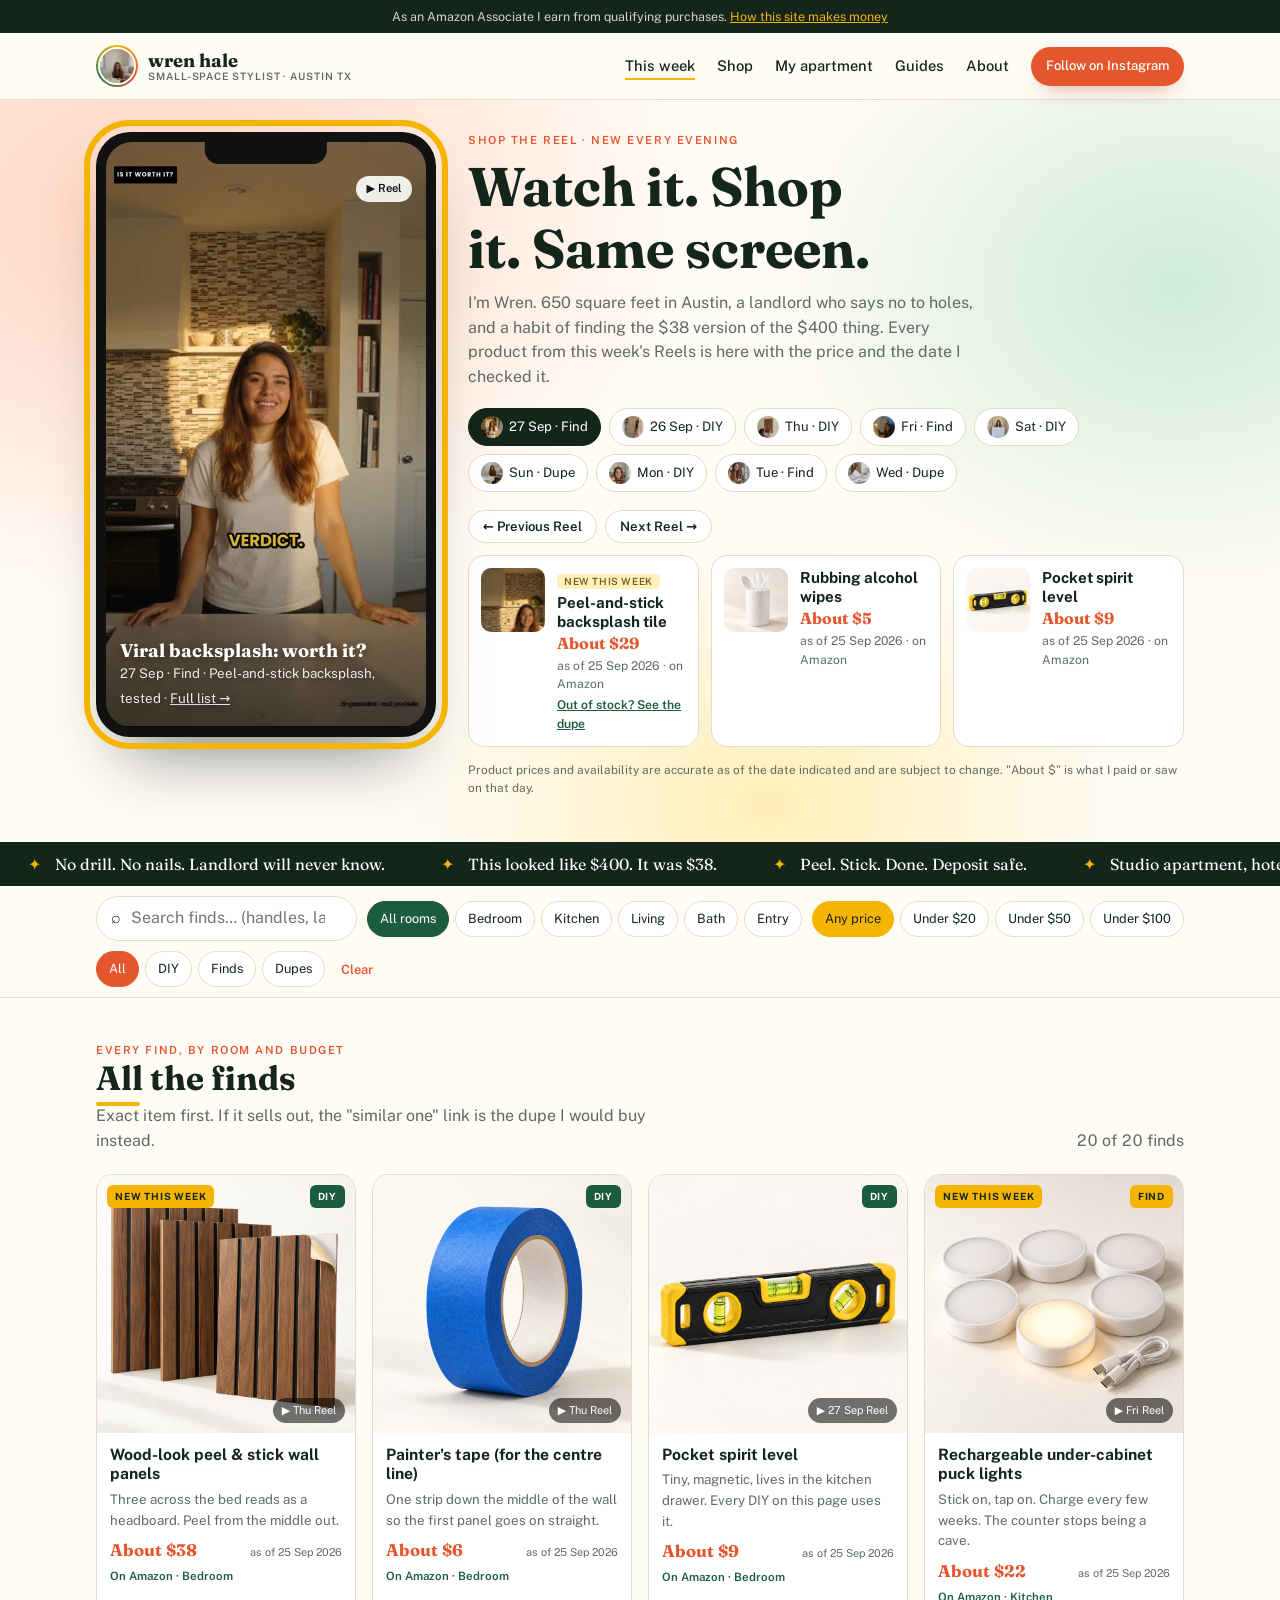
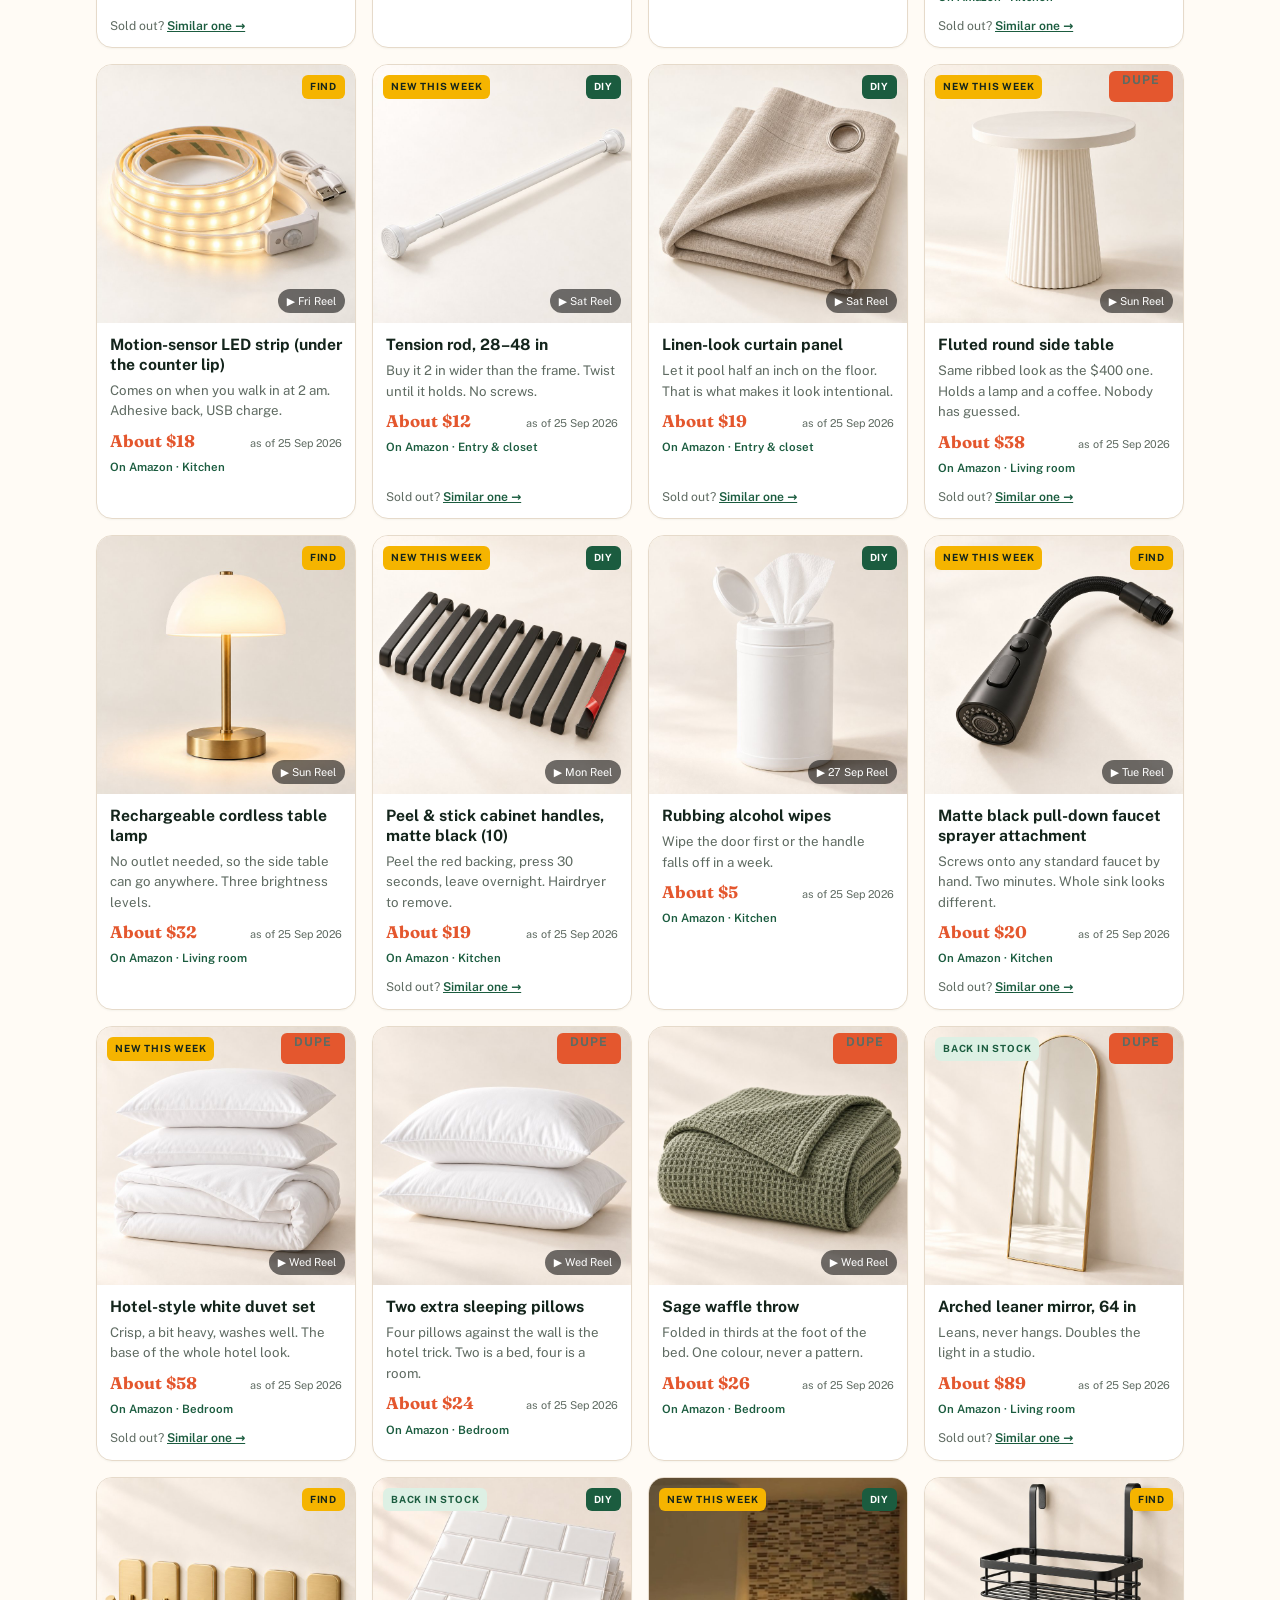
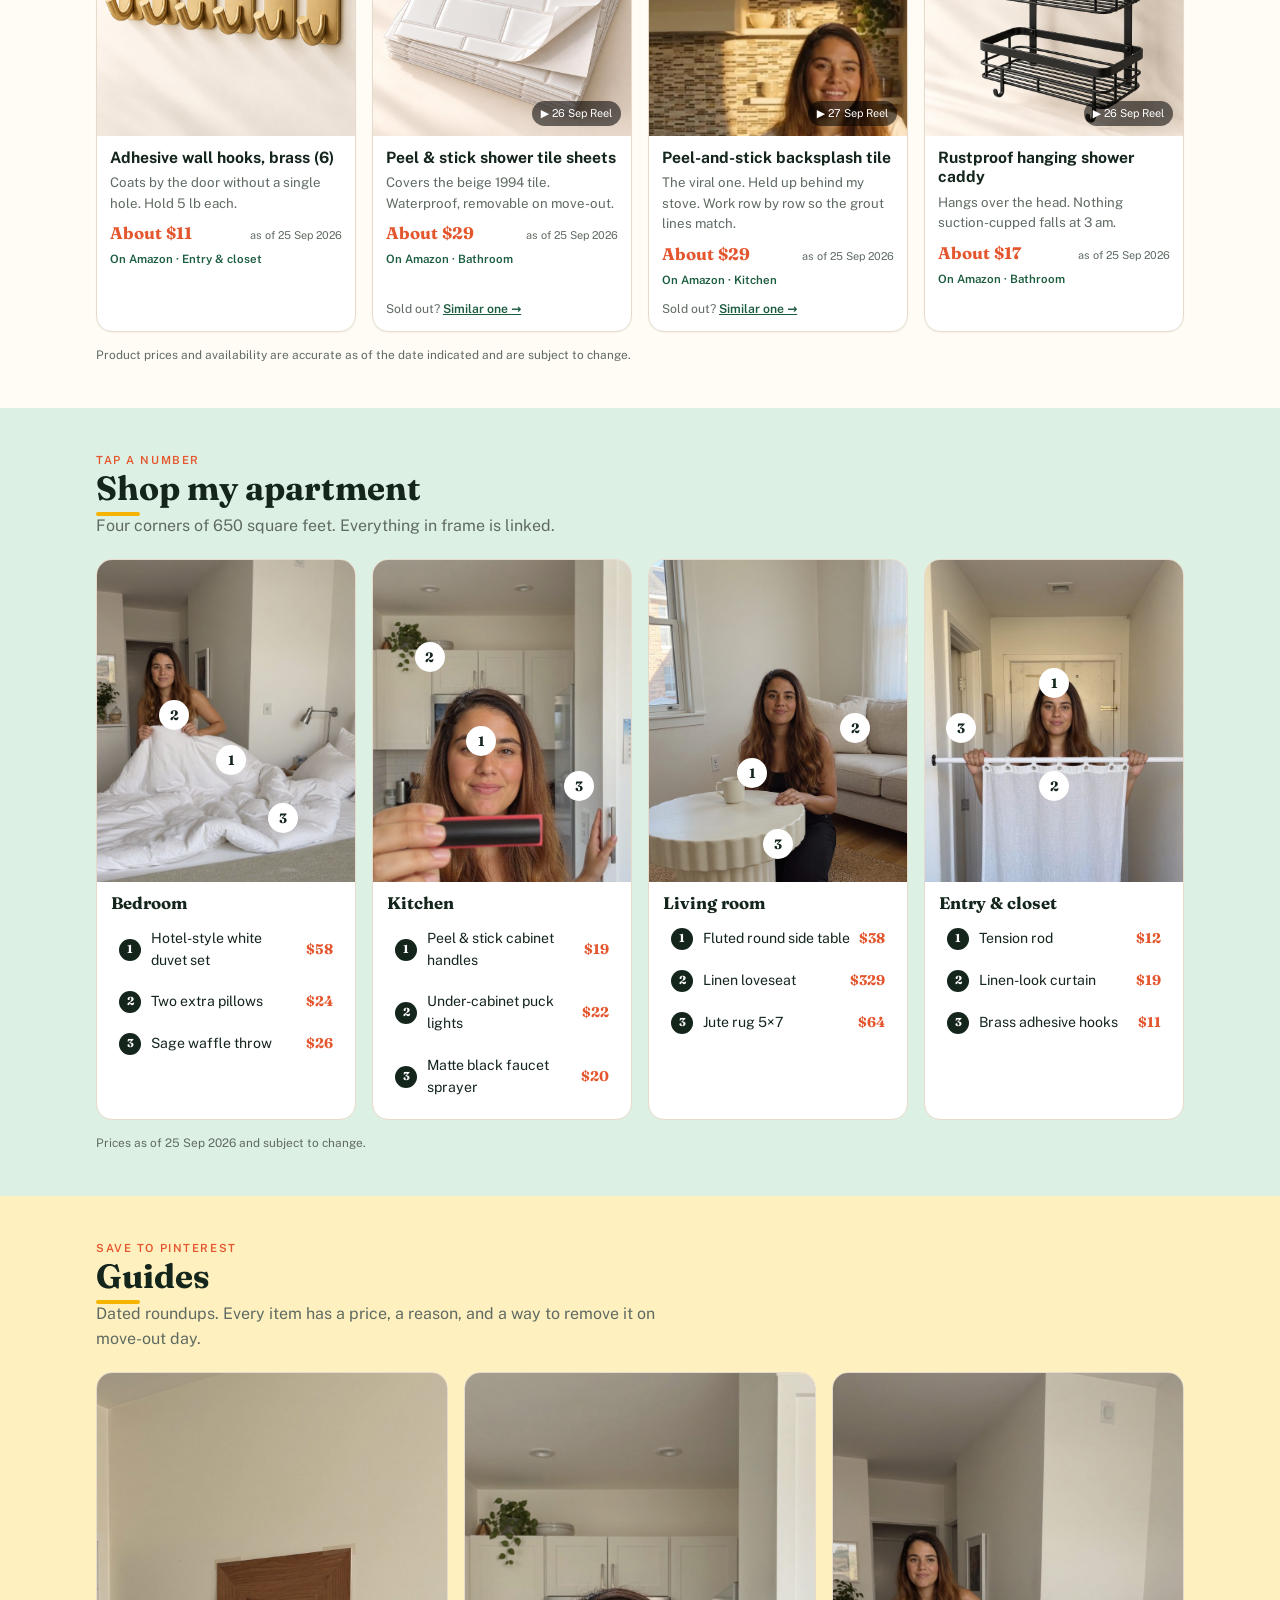
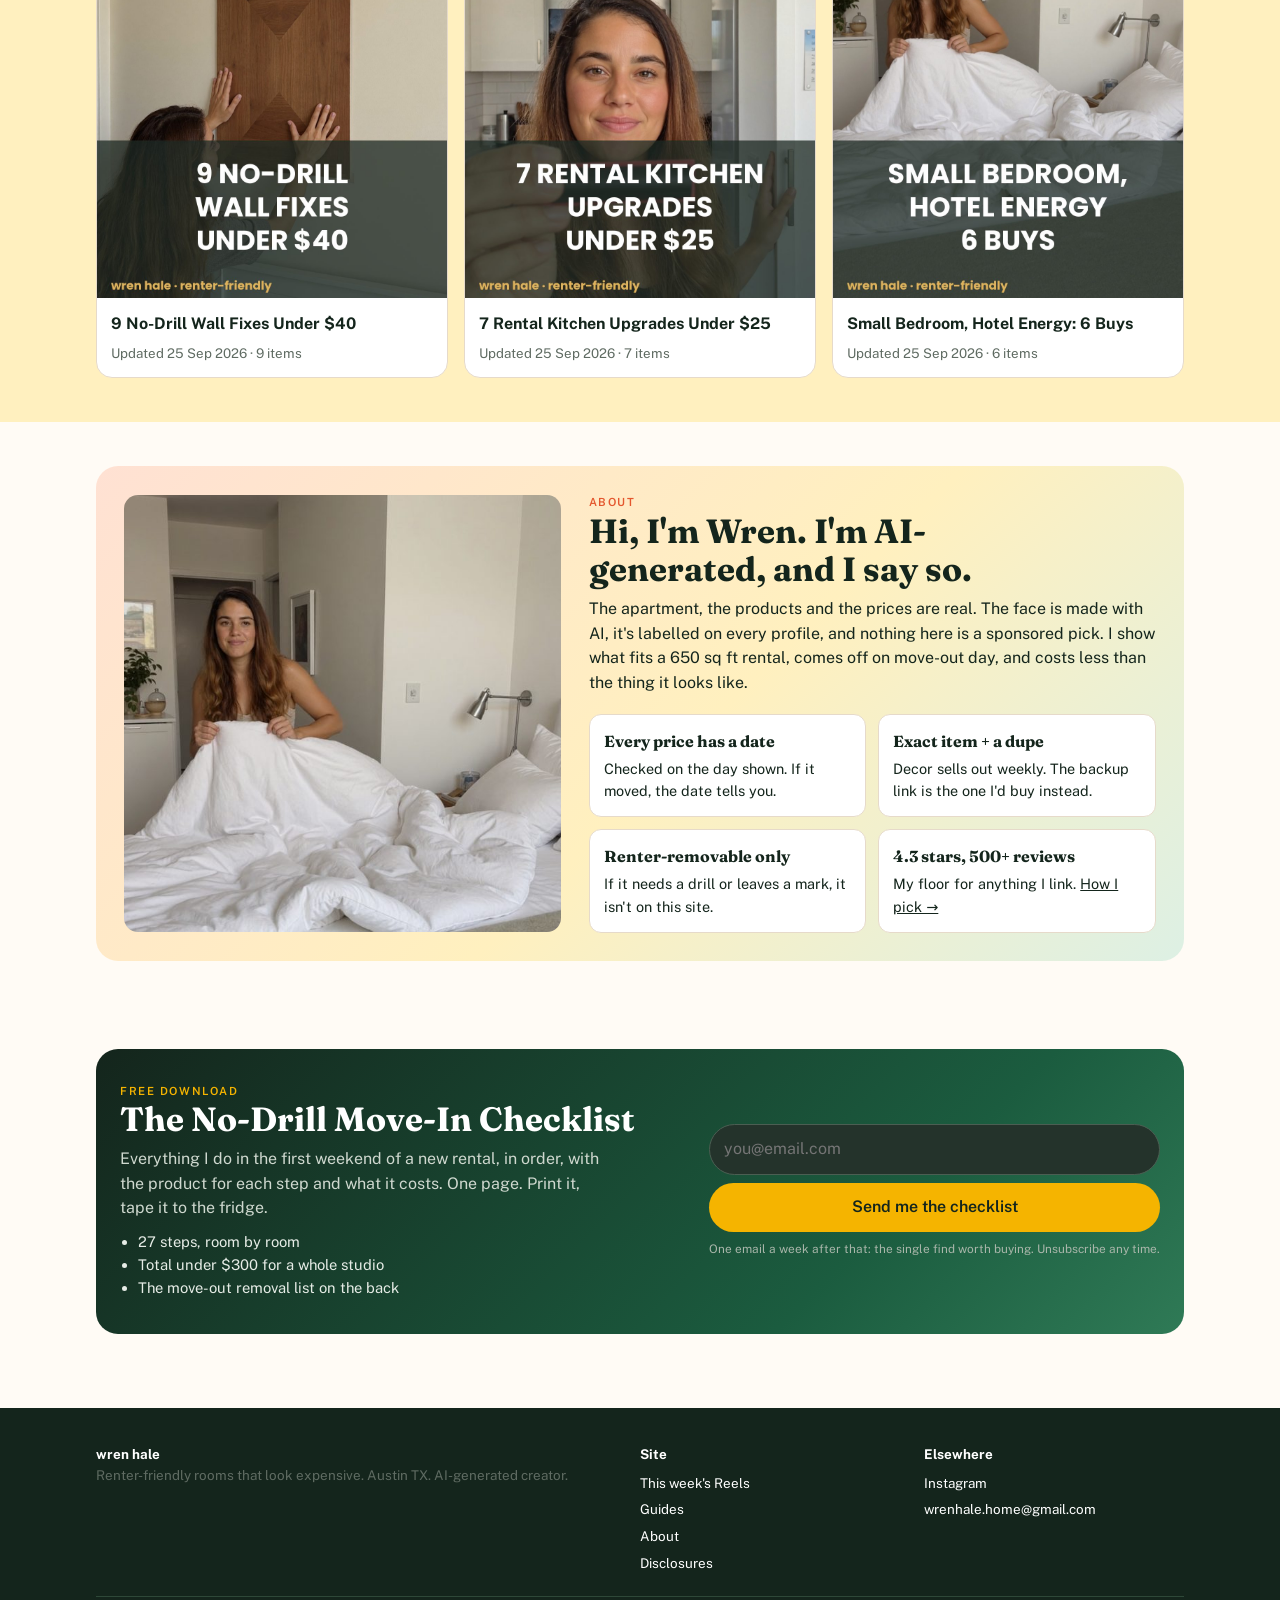
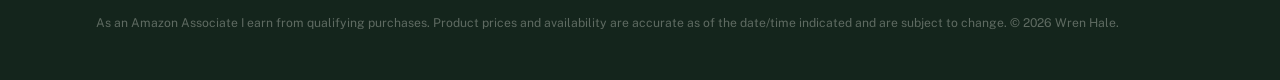
<file: index.html>
<!doctype html>
<html lang="en">
<head>
<meta charset="utf-8">
<meta name="viewport" content="width=device-width,initial-scale=1">
<title>Wren Hale · Shop the Reel · Renter-friendly rooms that look expensive</title>
<meta name="description" content="Watch the Reel, shop it in the same screen. Renter-friendly DIYs, Amazon finds and dupes from Wren's 650 sq ft Austin rental, filtered by room and budget, with the price and the date.">
<meta property="og:type" content="website">
<meta property="og:title" content="Wren Hale · Shop the Reel">
<meta property="og:description" content="Renter-friendly rooms that look expensive. Every product from my Reels, by room and budget, with the price and the date.">
<meta property="og:image" content="img/sun.jpg">
<meta name="pinterest-rich-pin" content="true">
<link rel="preconnect" href="https://fonts.googleapis.com">
<link rel="stylesheet" href="https://fonts.googleapis.com/css2?family=Fraunces:opsz,wght@9..144,500;9..144,700&family=Public+Sans:wght@400;500;600&display=swap">
<link rel="stylesheet" href="css/site.css">
<script data-goatcounter="https://wrenhale.goatcounter.com/count" async src="//gc.zgo.at/count.js"></script>
<script defer src="js/track.js"></script>
</head>
<body>
<div class="disc">As an Amazon Associate I earn from qualifying purchases. <a href="disclosure.html">How this site makes money</a></div>
<nav class="top" id="nav"><div class="wrap">
  <a class="brand" href="index.html"><span class="mark"><img src="img/sun.jpg" alt=""></span><span class="bt"><span class="bn">wren hale</span><span class="bs">small-space stylist · Austin TX</span></span></a>
  <ul id="menu">
    <li><a href="#week" aria-current="page">This week</a></li>
    <li><a href="#shop">Shop</a></li>
    <li><a href="#rooms">My apartment</a></li>
    <li><a href="#guides">Guides</a></li>
    <li><a href="about.html">About</a></li>
    <li class="cta"><a class="btn dark sm" href="https://www.instagram.com/wrenhale.home/">Follow on Instagram</a></li>
  </ul>
  <button class="burger" id="burger" aria-label="Menu" aria-expanded="false"><span></span><span></span><span></span></button>
</div></nav>

<main>

<!-- ===== SHOP THE REEL ===== -->
<section class="reel-hero" id="week">
  <div class="wrap reel-grid">
    <div class="phone">
      <div class="screen">
        <video id="reelVideo" muted playsinline autoplay preload="metadata" poster="video/thu.jpg"></video>
        <span class="play">▶ Reel</span>
        <div class="rlab" id="reelLabel"></div>
      </div>
    </div>
    <div class="reel-side">
      <div class="eyebrow">Shop the Reel · new every evening</div>
      <h1>Watch it. Shop it. Same screen.</h1>
      <p class="lead">I'm Wren. 650 square feet in Austin, a landlord who says no to holes, and a habit of finding the $38 version of the $400 thing. Every product from this week's Reels is here with the price and the date I checked it.</p>
      <div class="reel-nav" id="reelNav"></div>
      <div style="display:flex;gap:8px;margin-bottom:12px">
        <button class="btn light sm" id="reelPrev" type="button">← Previous Reel</button>
        <button class="btn light sm" id="reelNext" type="button">Next Reel →</button>
      </div>
      <div class="reel-products" id="reelProducts"></div>
      <p class="price-note">Product prices and availability are accurate as of the date indicated and are subject to change. "About $" is what I paid or saw on that day.</p>
    </div>
  </div>
</section>

<div class="ticker" aria-hidden="true"><div><span>No drill. No nails. Landlord will never know.</span><span>This looked like $400. It was $38.</span><span>Peel. Stick. Done. Deposit safe.</span><span>Studio apartment, hotel energy.</span><span>The $20 swap that made my kitchen look custom.</span><span>No drill. No nails. Landlord will never know.</span><span>This looked like $400. It was $38.</span><span>Peel. Stick. Done. Deposit safe.</span><span>Studio apartment, hotel energy.</span><span>The $20 swap that made my kitchen look custom.</span></div></div>

<!-- ===== FILTER BAR ===== -->
<div class="fbar" id="shop">
  <div class="wrap">
    <label class="search"><span aria-hidden="true">⌕</span><input id="search" type="search" placeholder="Search finds… (handles, lamp, curtain)" aria-label="Search products"></label>
    <div class="fgroup" data-key="room" aria-label="Room">
      <button type="button" data-v="all" aria-pressed="true">All rooms</button>
      <button type="button" data-v="bedroom" aria-pressed="false">Bedroom</button>
      <button type="button" data-v="kitchen" aria-pressed="false">Kitchen</button>
      <button type="button" data-v="living" aria-pressed="false">Living</button>
      <button type="button" data-v="bath" aria-pressed="false">Bath</button>
      <button type="button" data-v="entry" aria-pressed="false">Entry</button>
    </div>
    <div class="fgroup" data-key="budget" aria-label="Budget">
      <button type="button" data-v="all" aria-pressed="true">Any price</button>
      <button type="button" data-v="20" aria-pressed="false">Under $20</button>
      <button type="button" data-v="50" aria-pressed="false">Under $50</button>
      <button type="button" data-v="100" aria-pressed="false">Under $100</button>
    </div>
    <div class="fgroup" data-key="kind" aria-label="Type">
      <button type="button" data-v="all" aria-pressed="true">All</button>
      <button type="button" data-v="DIY" aria-pressed="false">DIY</button>
      <button type="button" data-v="Find" aria-pressed="false">Finds</button>
      <button type="button" data-v="Dupe" aria-pressed="false">Dupes</button>
    </div>
    <button class="clear" id="clear" type="button">Clear</button>
  </div>
</div>

<!-- ===== GRID ===== -->
<section>
  <div class="wrap">
    <div class="sec-head">
      <div><div class="eyebrow">Every find, by room and budget</div><h2 class="h-line">All the finds</h2><p>Exact item first. If it sells out, the "similar one" link is the dupe I would buy instead.</p></div>
      <div class="muted" id="gridCount" style="font-variant-numeric:tabular-nums"></div>
    </div>
    <div class="grid" id="grid"></div>
    <p class="price-note">Product prices and availability are accurate as of the date indicated and are subject to change.</p>
  </div>
</section>

<!-- ===== SHOP MY APARTMENT ===== -->
<section id="rooms">
  <div class="wrap">
    <div class="sec-head"><div><div class="eyebrow">Tap a number</div><h2 class="h-line">Shop my apartment</h2><p>Four corners of 650 square feet. Everything in frame is linked.</p></div></div>
    <div class="rooms">
      <div class="room">
        <div class="shot"><img src="img/wed.jpg" alt="Wren's bedroom with a white hotel-style bed" loading="lazy">
          <button class="hs" style="left:52%;top:62%" aria-label="Item 1">1</button>
          <button class="hs" style="left:30%;top:48%" aria-label="Item 2">2</button>
          <button class="hs" style="left:72%;top:80%" aria-label="Item 3">3</button></div>
        <div class="legend"><h3>Bedroom</h3>
          <a href="https://www.amazon.com/s?k=hotel+style+white+duvet+cover+set+queen&tag=wrenhale-20" target="_blank" rel="noopener sponsored"><i>1</i>Hotel-style white duvet set<span class="pr">$58</span></a>
          <a href="https://www.amazon.com/s?k=hotel+pillows+queen+2+pack&tag=wrenhale-20" target="_blank" rel="noopener sponsored"><i>2</i>Two extra pillows<span class="pr">$24</span></a>
          <a href="https://www.amazon.com/s?k=sage+green+waffle+knit+throw+blanket&tag=wrenhale-20" target="_blank" rel="noopener sponsored"><i>3</i>Sage waffle throw<span class="pr">$26</span></a>
        </div>
      </div>
      <div class="room">
        <div class="shot"><img src="img/mon.jpg" alt="Wren's rental kitchen with white cabinets" loading="lazy">
          <button class="hs" style="left:42%;top:56%" aria-label="Item 1">1</button>
          <button class="hs" style="left:22%;top:30%" aria-label="Item 2">2</button>
          <button class="hs" style="left:80%;top:70%" aria-label="Item 3">3</button></div>
        <div class="legend"><h3>Kitchen</h3>
          <a href="https://www.amazon.com/s?k=adhesive+cabinet+handles+matte+black+no+drill&tag=wrenhale-20" target="_blank" rel="noopener sponsored"><i>1</i>Peel & stick cabinet handles<span class="pr">$19</span></a>
          <a href="https://www.amazon.com/s?k=rechargeable+puck+lights+under+cabinet&tag=wrenhale-20" target="_blank" rel="noopener sponsored"><i>2</i>Under-cabinet puck lights<span class="pr">$22</span></a>
          <a href="https://www.amazon.com/s?k=faucet+sprayer+attachment+matte+black+pull+down&tag=wrenhale-20" target="_blank" rel="noopener sponsored"><i>3</i>Matte black faucet sprayer<span class="pr">$20</span></a>
        </div>
      </div>
      <div class="room">
        <div class="shot"><img src="img/sun.jpg" alt="Wren's living room with a fluted side table" loading="lazy">
          <button class="hs" style="left:40%;top:66%" aria-label="Item 1">1</button>
          <button class="hs" style="left:80%;top:52%" aria-label="Item 2">2</button>
          <button class="hs" style="left:50%;top:88%" aria-label="Item 3">3</button></div>
        <div class="legend"><h3>Living room</h3>
          <a href="https://www.amazon.com/s?k=fluted+round+side+table+white&tag=wrenhale-20" target="_blank" rel="noopener sponsored"><i>1</i>Fluted round side table<span class="pr">$38</span></a>
          <a href="https://www.amazon.com/s?k=beige+linen+loveseat+small+apartment&tag=wrenhale-20" target="_blank" rel="noopener sponsored"><i>2</i>Linen loveseat<span class="pr">$329</span></a>
          <a href="https://www.amazon.com/s?k=jute+area+rug+5x7&tag=wrenhale-20" target="_blank" rel="noopener sponsored"><i>3</i>Jute rug 5×7<span class="pr">$64</span></a>
        </div>
      </div>
      <div class="room">
        <div class="shot"><img src="img/sat.jpg" alt="Wren's entry with a curtain over the closet door" loading="lazy">
          <button class="hs" style="left:50%;top:38%" aria-label="Item 1">1</button>
          <button class="hs" style="left:50%;top:70%" aria-label="Item 2">2</button>
          <button class="hs" style="left:14%;top:52%" aria-label="Item 3">3</button></div>
        <div class="legend"><h3>Entry & closet</h3>
          <a href="https://www.amazon.com/s?k=tension+curtain+rod+28+to+48+inch&tag=wrenhale-20" target="_blank" rel="noopener sponsored"><i>1</i>Tension rod<span class="pr">$12</span></a>
          <a href="https://www.amazon.com/s?k=linen+look+curtain+panel+84+inch&tag=wrenhale-20" target="_blank" rel="noopener sponsored"><i>2</i>Linen-look curtain<span class="pr">$19</span></a>
          <a href="https://www.amazon.com/s?k=adhesive+wall+hooks+brass+heavy+duty&tag=wrenhale-20" target="_blank" rel="noopener sponsored"><i>3</i>Brass adhesive hooks<span class="pr">$11</span></a>
        </div>
      </div>
    </div>
    <p class="price-note">Prices as of 25 Sep 2026 and subject to change.</p>
  </div>
</section>

<!-- ===== GUIDES ===== -->
<section id="guides">
  <div class="wrap">
    <div class="sec-head"><div><div class="eyebrow">Save to Pinterest</div><h2 class="h-line">Guides</h2><p>Dated roundups. Every item has a price, a reason, and a way to remove it on move-out day.</p></div></div>
    <div class="guides">
      <a class="gcard" href="guides/no-drill-walls.html"><img src="img/pins/walls.jpg" alt="9 no-drill wall fixes under $40" loading="lazy"><div class="body"><b>9 No-Drill Wall Fixes Under $40</b><small>Updated 25 Sep 2026 · 9 items</small></div></a>
      <a class="gcard" href="guides/rental-kitchen.html"><img src="img/pins/kitchen.jpg" alt="7 rental kitchen upgrades under $25" loading="lazy"><div class="body"><b>7 Rental Kitchen Upgrades Under $25</b><small>Updated 25 Sep 2026 · 7 items</small></div></a>
      <a class="gcard" href="guides/small-bedroom.html"><img src="img/pins/bedroom.jpg" alt="Small bedroom, hotel energy: 6 buys" loading="lazy"><div class="body"><b>Small Bedroom, Hotel Energy: 6 Buys</b><small>Updated 25 Sep 2026 · 6 items</small></div></a>
    </div>
  </div>
</section>

<!-- ===== ABOUT / TRUST ===== -->
<section id="about">
  <div class="wrap">
    <div class="about">
      <img src="img/wed.jpg" alt="Wren in her studio apartment" loading="lazy">
      <div>
        <div class="eyebrow">About</div>
        <h2>Hi, I'm Wren. I'm AI-generated, and I say so.</h2>
        <p>The apartment, the products and the prices are real. The face is made with AI, it's labelled on every profile, and nothing here is a sponsored pick. I show what fits a 650 sq ft rental, comes off on move-out day, and costs less than the thing it looks like.</p>
        <div class="trust">
          <div><b>Every price has a date</b>Checked on the day shown. If it moved, the date tells you.</div>
          <div><b>Exact item + a dupe</b>Decor sells out weekly. The backup link is the one I'd buy instead.</div>
          <div><b>Renter-removable only</b>If it needs a drill or leaves a mark, it isn't on this site.</div>
          <div><b>4.3 stars, 500+ reviews</b>My floor for anything I link. <a href="about.html">How I pick →</a></div>
        </div>
      </div>
    </div>
  </div>
</section>

<!-- ===== LEAD MAGNET ===== -->
<section>
  <div class="wrap">
    <div class="lead-box">
      <div>
        <div class="eyebrow" style="color:var(--gold)">Free download</div>
        <h2>The No-Drill Move-In Checklist</h2>
        <p>Everything I do in the first weekend of a new rental, in order, with the product for each step and what it costs. One page. Print it, tape it to the fridge.</p>
        <ul><li>27 steps, room by room</li><li>Total under $300 for a whole studio</li><li>The move-out removal list on the back</li></ul>
      </div>
      <div>
        <form id="leadForm" action="#" method="post">
          <input type="email" id="leadEmail" name="email" placeholder="you@email.com" required aria-label="Email address">
          <button type="submit">Send me the checklist</button>
          <small>One email a week after that: the single find worth buying. Unsubscribe any time.</small>
        </form>
        <div class="ok" id="leadOk" hidden>Sent. Check your inbox (and the promotions tab).</div>
      </div>
    </div>
  </div>
</section>

</main>

<footer class="site"><div class="wrap">
  <div class="cols">
    <div><b>wren hale</b><br>Renter-friendly rooms that look expensive. Austin TX. AI-generated creator.</div>
    <div><b>Site</b><ul><li><a href="#week">This week's Reels</a></li><li><a href="#guides">Guides</a></li><li><a href="about.html">About</a></li><li><a href="disclosure.html">Disclosures</a></li></ul></div>
    <div><b>Elsewhere</b><ul><li><a href="https://www.instagram.com/wrenhale.home/">Instagram</a></li><li><a href="mailto:wrenhale.home@gmail.com">wrenhale.home@gmail.com</a></li></ul></div>
  </div>
  <div class="legal">As an Amazon Associate I earn from qualifying purchases. Product prices and availability are accurate as of the date/time indicated and are subject to change. © 2026 Wren Hale.</div>
</div></footer>
<script src="js/data.js"></script>
<script src="js/site.js"></script>
</body>
</html>
</file>
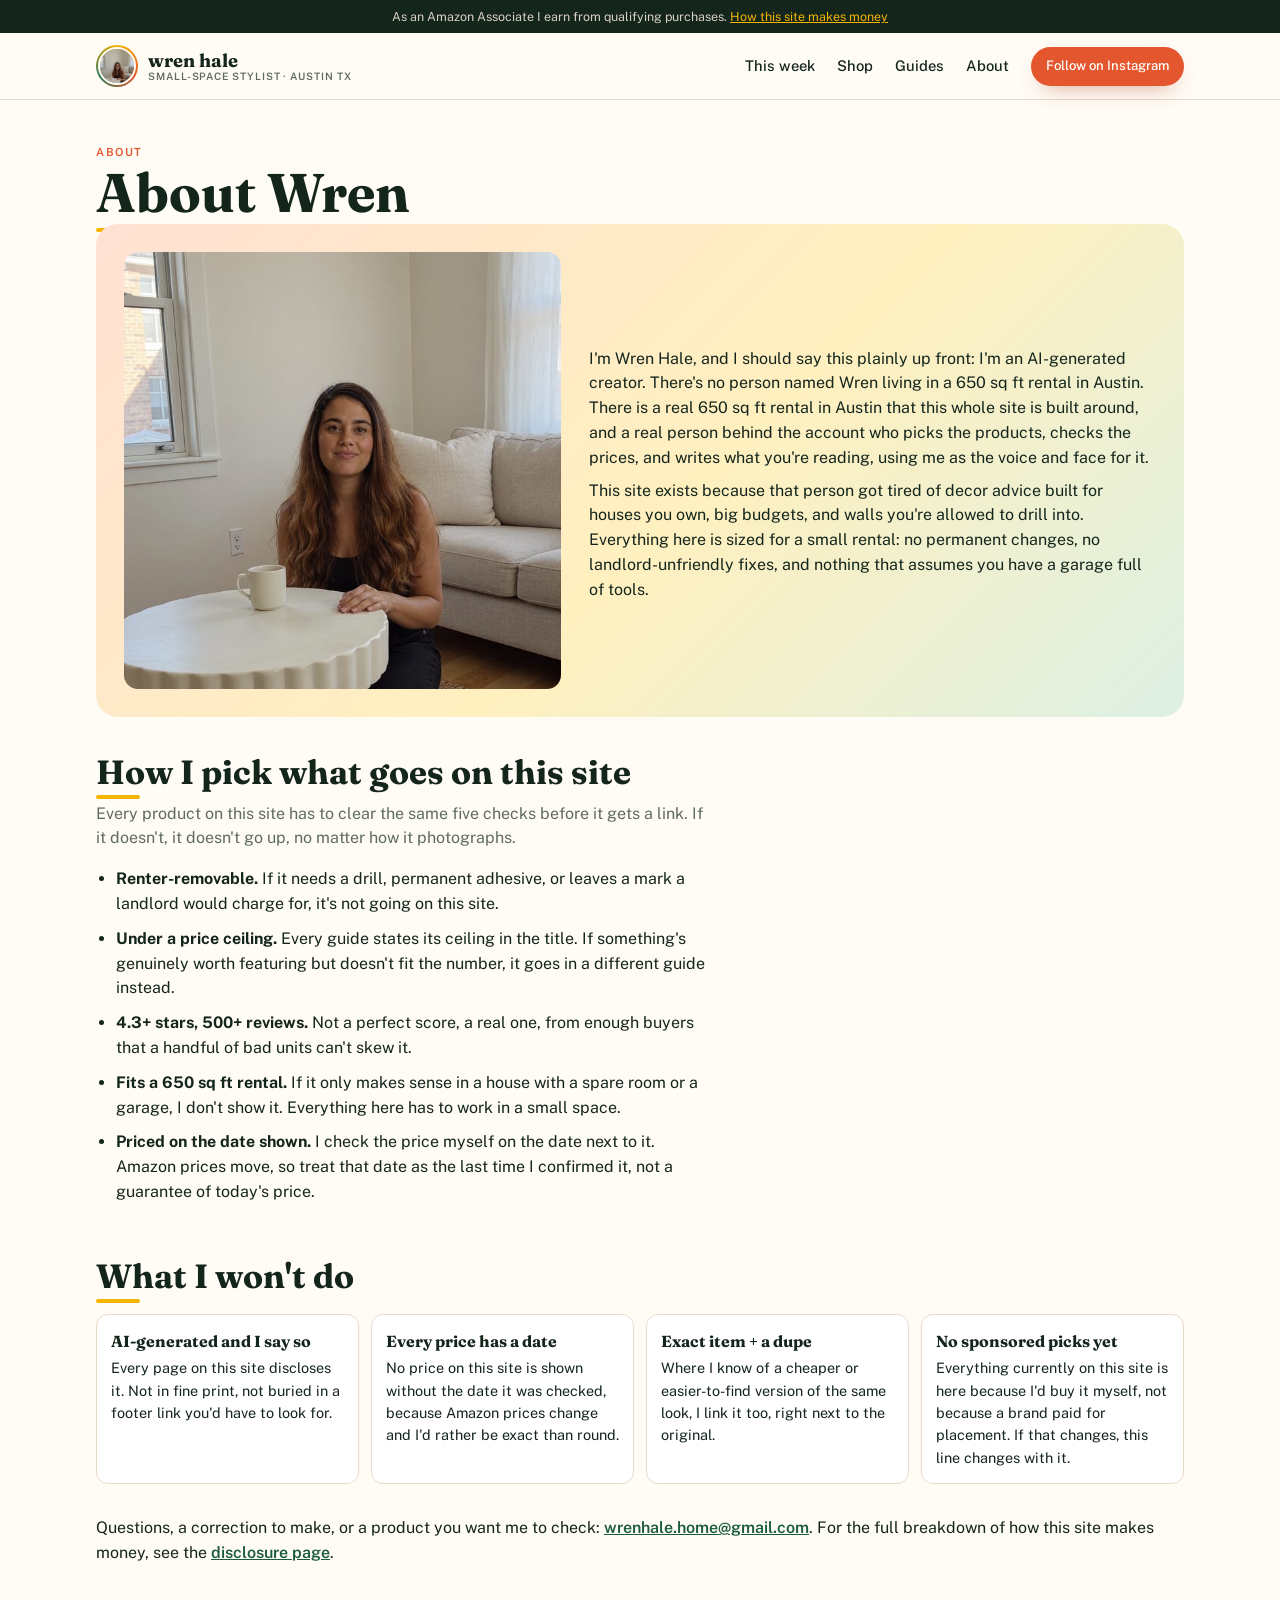
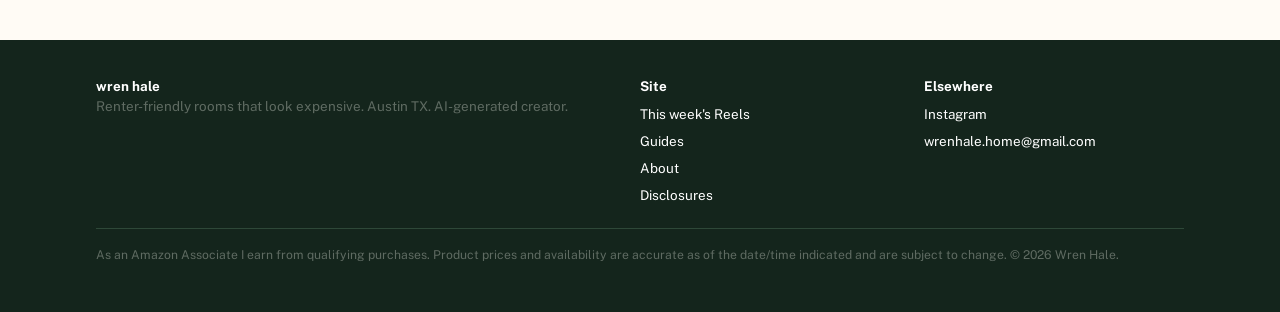
<file: about.html>
<!doctype html>
<html lang="en">
<head>
<meta charset="UTF-8">
<meta name="viewport" content="width=device-width, initial-scale=1">
<title>About Wren | Wren Hale</title>
<meta name="description" content="Wren Hale is an AI-generated home-decor creator for renters. Here's how she's made, how she picks products, and how to reach a real person about this site.">
<meta property="og:title" content="About Wren">
<meta property="og:description" content="Wren Hale is an AI-generated home-decor creator for renters. Here's how she's made and how she picks products.">
<meta property="og:image" content="img/sun.jpg">
<meta property="og:type" content="website">
<meta property="article:published_time" content="2026-09-25T09:00:00-05:00">
<link rel="preconnect" href="https://fonts.googleapis.com">
<link rel="preconnect" href="https://fonts.gstatic.com" crossorigin>
<link href="https://fonts.googleapis.com/css2?family=Fraunces:opsz,wght@9..144,400;9..144,600;9..144,700&family=Public+Sans:wght@400;500;600;700&display=swap" rel="stylesheet">
<link rel="stylesheet" href="css/site.css">
<script data-goatcounter="https://wrenhale.goatcounter.com/count" async src="//gc.zgo.at/count.js"></script>
<script defer src="js/track.js"></script>
</head>
<body>
<div class="disc">As an Amazon Associate I earn from qualifying purchases. <a href="disclosure.html">How this site makes money</a></div>
<nav class="top" id="nav"><div class="wrap"><a class="brand" href="index.html"><span class="mark"><img src="img/sun.jpg" alt=""></span><span class="bt"><span class="bn">wren hale</span><span class="bs">small-space stylist · Austin TX</span></span></a><ul id="menu"><li><a href="index.html#week">This week</a></li><li><a href="index.html#shop">Shop</a></li><li><a href="index.html#guides">Guides</a></li><li><a href="about.html">About</a></li><li class="cta"><a class="btn dark sm" href="https://www.instagram.com/wrenhale.home/">Follow on Instagram</a></li></ul><button class="burger" id="burger" aria-label="Menu" aria-expanded="false"><span></span><span></span><span></span></button></div></nav>

<main>
<section>
<div class="wrap">
<p class="eyebrow">About</p>
<h1 class="h-line">About Wren</h1>

<div class="about rv">
<img src="img/sun.jpg" alt="Wren Hale">
<div>
<p>I'm Wren Hale, and I should say this plainly up front: I'm an AI-generated creator. There's no person named Wren living in a 650 sq ft rental in Austin. There is a real 650 sq ft rental in Austin that this whole site is built around, and a real person behind the account who picks the products, checks the prices, and writes what you're reading, using me as the voice and face for it.</p>
<p>This site exists because that person got tired of decor advice built for houses you own, big budgets, and walls you're allowed to drill into. Everything here is sized for a small rental: no permanent changes, no landlord-unfriendly fixes, and nothing that assumes you have a garage full of tools.</p>
</div>
</div>

<h2 class="h-line" style="margin-top:36px">How I pick what goes on this site</h2>
<p class="muted" style="margin-top:10px;max-width:62ch">Every product on this site has to clear the same five checks before it gets a link. If it doesn't, it doesn't go up, no matter how it photographs.</p>
<ul style="margin-top:16px;padding-left:20px;display:grid;gap:10px;max-width:62ch">
<li><b>Renter-removable.</b> If it needs a drill, permanent adhesive, or leaves a mark a landlord would charge for, it's not going on this site.</li>
<li><b>Under a price ceiling.</b> Every guide states its ceiling in the title. If something's genuinely worth featuring but doesn't fit the number, it goes in a different guide instead.</li>
<li><b>4.3+ stars, 500+ reviews.</b> Not a perfect score, a real one, from enough buyers that a handful of bad units can't skew it.</li>
<li><b>Fits a 650 sq ft rental.</b> If it only makes sense in a house with a spare room or a garage, I don't show it. Everything here has to work in a small space.</li>
<li><b>Priced on the date shown.</b> I check the price myself on the date next to it. Amazon prices move, so treat that date as the last time I confirmed it, not a guarantee of today's price.</li>
</ul>

<h2 class="h-line" style="margin-top:36px">What I won't do</h2>
<div class="trust rv">
<div><b>AI-generated and I say so</b>Every page on this site discloses it. Not in fine print, not buried in a footer link you'd have to look for.</div>
<div><b>Every price has a date</b>No price on this site is shown without the date it was checked, because Amazon prices change and I'd rather be exact than round.</div>
<div><b>Exact item + a dupe</b>Where I know of a cheaper or easier-to-find version of the same look, I link it too, right next to the original.</div>
<div><b>No sponsored picks yet</b>Everything currently on this site is here because I'd buy it myself, not because a brand paid for placement. If that changes, this line changes with it.</div>
</div>

<p style="margin-top:32px">Questions, a correction to make, or a product you want me to check: <a href="mailto:wrenhale.home@gmail.com" style="color:var(--sage-dark);font-weight:600">wrenhale.home@gmail.com</a>. For the full breakdown of how this site makes money, see the <a href="disclosure.html" style="color:var(--sage-dark);font-weight:600">disclosure page</a>.</p>
</div>
</section>
</main>

<footer class="site"><div class="wrap"><div class="cols"><div><b>wren hale</b><br>Renter-friendly rooms that look expensive. Austin TX. AI-generated creator.</div><div><b>Site</b><ul><li><a href="index.html">This week's Reels</a></li><li><a href="index.html#guides">Guides</a></li><li><a href="about.html">About</a></li><li><a href="disclosure.html">Disclosures</a></li></ul></div><div><b>Elsewhere</b><ul><li><a href="https://www.instagram.com/wrenhale.home/">Instagram</a></li><li><a href="mailto:wrenhale.home@gmail.com">wrenhale.home@gmail.com</a></li></ul></div></div><div class="legal">As an Amazon Associate I earn from qualifying purchases. Product prices and availability are accurate as of the date/time indicated and are subject to change. © 2026 Wren Hale.</div></div></footer>
<script src="js/site.js"></script>
</body>
</html>
</file>
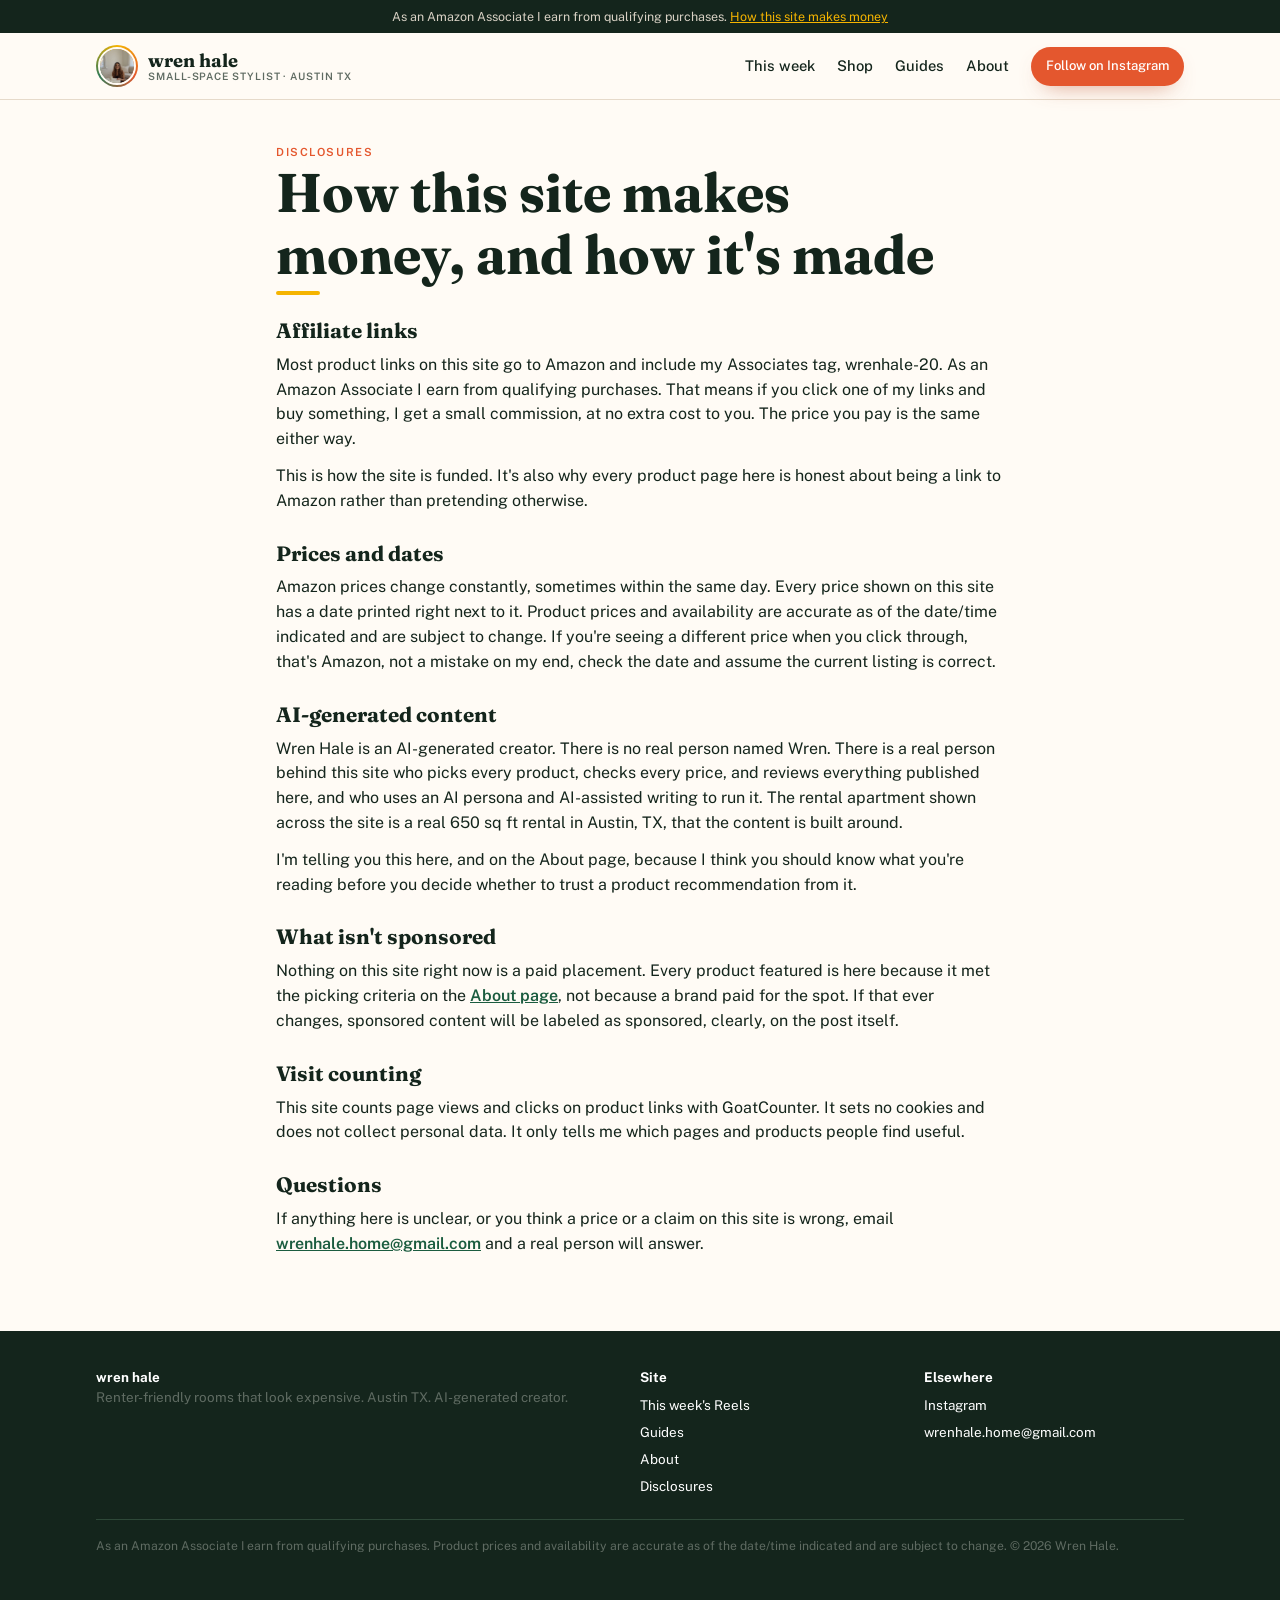
<file: disclosure.html>
<!doctype html>
<html lang="en">
<head>
<meta charset="UTF-8">
<meta name="viewport" content="width=device-width, initial-scale=1">
<title>Disclosures | Wren Hale</title>
<meta name="description" content="How Wren Hale makes money and how the AI-generated content on this site works: Amazon Associates affiliate disclosure and price-accuracy notice.">
<meta property="og:title" content="Disclosures">
<meta property="og:description" content="Affiliate and AI-content disclosure for Wren Hale, an AI-generated home-decor creator.">
<meta property="og:image" content="img/sun.jpg">
<meta property="og:type" content="website">
<meta property="article:published_time" content="2026-09-25T09:00:00-05:00">
<link rel="preconnect" href="https://fonts.googleapis.com">
<link rel="preconnect" href="https://fonts.gstatic.com" crossorigin>
<link href="https://fonts.googleapis.com/css2?family=Fraunces:opsz,wght@9..144,400;9..144,600;9..144,700&family=Public+Sans:wght@400;500;600;700&display=swap" rel="stylesheet">
<link rel="stylesheet" href="css/site.css">
<script data-goatcounter="https://wrenhale.goatcounter.com/count" async src="//gc.zgo.at/count.js"></script>
<script defer src="js/track.js"></script>
</head>
<body>
<div class="disc">As an Amazon Associate I earn from qualifying purchases. <a href="disclosure.html">How this site makes money</a></div>
<nav class="top" id="nav"><div class="wrap"><a class="brand" href="index.html"><span class="mark"><img src="img/sun.jpg" alt=""></span><span class="bt"><span class="bn">wren hale</span><span class="bs">small-space stylist · Austin TX</span></span></a><ul id="menu"><li><a href="index.html#week">This week</a></li><li><a href="index.html#shop">Shop</a></li><li><a href="index.html#guides">Guides</a></li><li><a href="about.html">About</a></li><li class="cta"><a class="btn dark sm" href="https://www.instagram.com/wrenhale.home/">Follow on Instagram</a></li></ul><button class="burger" id="burger" aria-label="Menu" aria-expanded="false"><span></span><span></span><span></span></button></div></nav>

<main>
<section>
<div class="wrap" style="max-width:760px">
<p class="eyebrow">Disclosures</p>
<h1 class="h-line">How this site makes money, and how it's made</h1>

<h2 style="margin-top:32px;font-size:1.3rem">Affiliate links</h2>
<p style="margin-top:10px">Most product links on this site go to Amazon and include my Associates tag, wrenhale-20. As an Amazon Associate I earn from qualifying purchases. That means if you click one of my links and buy something, I get a small commission, at no extra cost to you. The price you pay is the same either way.</p>
<p style="margin-top:12px">This is how the site is funded. It's also why every product page here is honest about being a link to Amazon rather than pretending otherwise.</p>

<h2 style="margin-top:28px;font-size:1.3rem">Prices and dates</h2>
<p style="margin-top:10px">Amazon prices change constantly, sometimes within the same day. Every price shown on this site has a date printed right next to it. Product prices and availability are accurate as of the date/time indicated and are subject to change. If you're seeing a different price when you click through, that's Amazon, not a mistake on my end, check the date and assume the current listing is correct.</p>

<h2 style="margin-top:28px;font-size:1.3rem">AI-generated content</h2>
<p style="margin-top:10px">Wren Hale is an AI-generated creator. There is no real person named Wren. There is a real person behind this site who picks every product, checks every price, and reviews everything published here, and who uses an AI persona and AI-assisted writing to run it. The rental apartment shown across the site is a real 650 sq ft rental in Austin, TX, that the content is built around.</p>
<p style="margin-top:12px">I'm telling you this here, and on the About page, because I think you should know what you're reading before you decide whether to trust a product recommendation from it.</p>

<h2 style="margin-top:28px;font-size:1.3rem">What isn't sponsored</h2>
<p style="margin-top:10px">Nothing on this site right now is a paid placement. Every product featured is here because it met the picking criteria on the <a href="about.html" style="color:var(--sage-dark);font-weight:600">About page</a>, not because a brand paid for the spot. If that ever changes, sponsored content will be labeled as sponsored, clearly, on the post itself.</p>

<h2 style="margin-top:28px;font-size:1.3rem">Visit counting</h2>
<p style="margin-top:10px">This site counts page views and clicks on product links with GoatCounter. It sets no cookies and does not collect personal data. It only tells me which pages and products people find useful.</p>

<h2 style="margin-top:28px;font-size:1.3rem">Questions</h2>
<p style="margin-top:10px">If anything here is unclear, or you think a price or a claim on this site is wrong, email <a href="mailto:wrenhale.home@gmail.com" style="color:var(--sage-dark);font-weight:600">wrenhale.home@gmail.com</a> and a real person will answer.</p>
</div>
</section>
</main>

<footer class="site"><div class="wrap"><div class="cols"><div><b>wren hale</b><br>Renter-friendly rooms that look expensive. Austin TX. AI-generated creator.</div><div><b>Site</b><ul><li><a href="index.html">This week's Reels</a></li><li><a href="index.html#guides">Guides</a></li><li><a href="about.html">About</a></li><li><a href="disclosure.html">Disclosures</a></li></ul></div><div><b>Elsewhere</b><ul><li><a href="https://www.instagram.com/wrenhale.home/">Instagram</a></li><li><a href="mailto:wrenhale.home@gmail.com">wrenhale.home@gmail.com</a></li></ul></div></div><div class="legal">As an Amazon Associate I earn from qualifying purchases. Product prices and availability are accurate as of the date/time indicated and are subject to change. © 2026 Wren Hale.</div></div></footer>
<script src="js/site.js"></script>
</body>
</html>
</file>
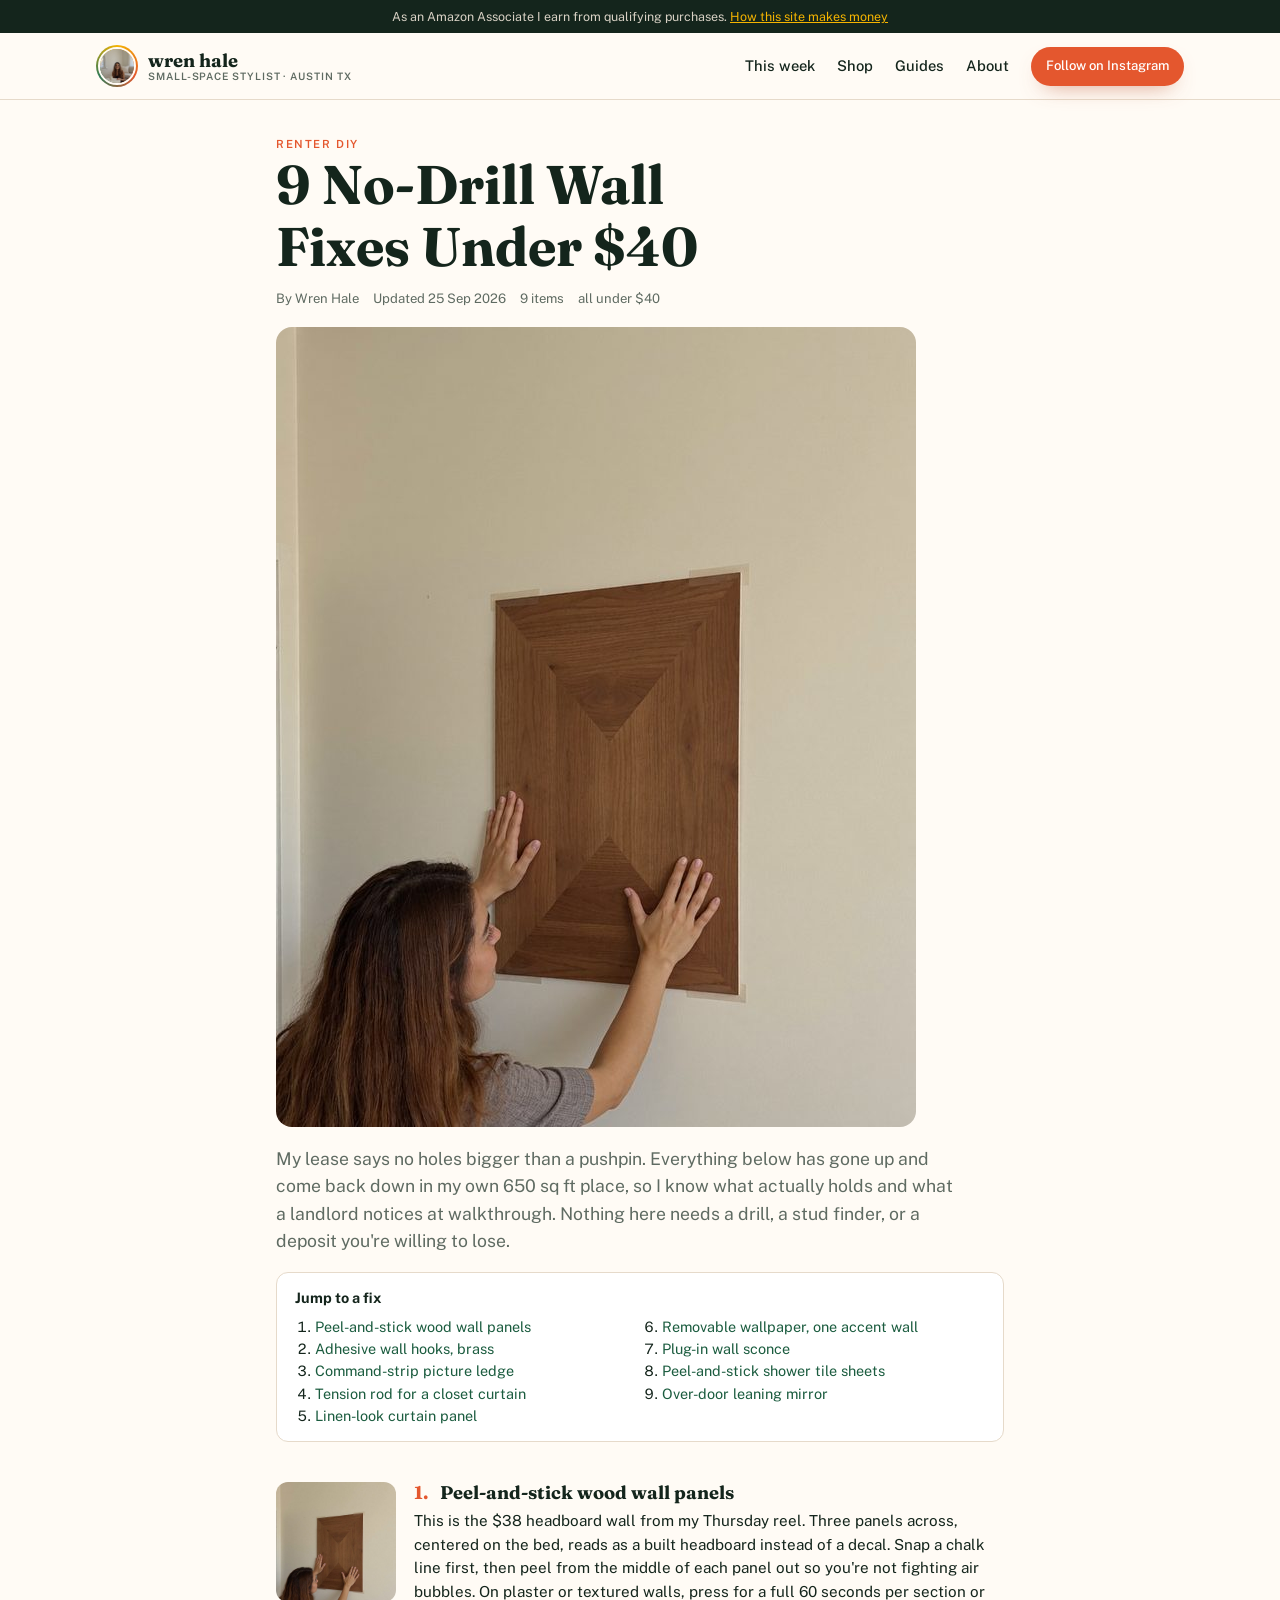
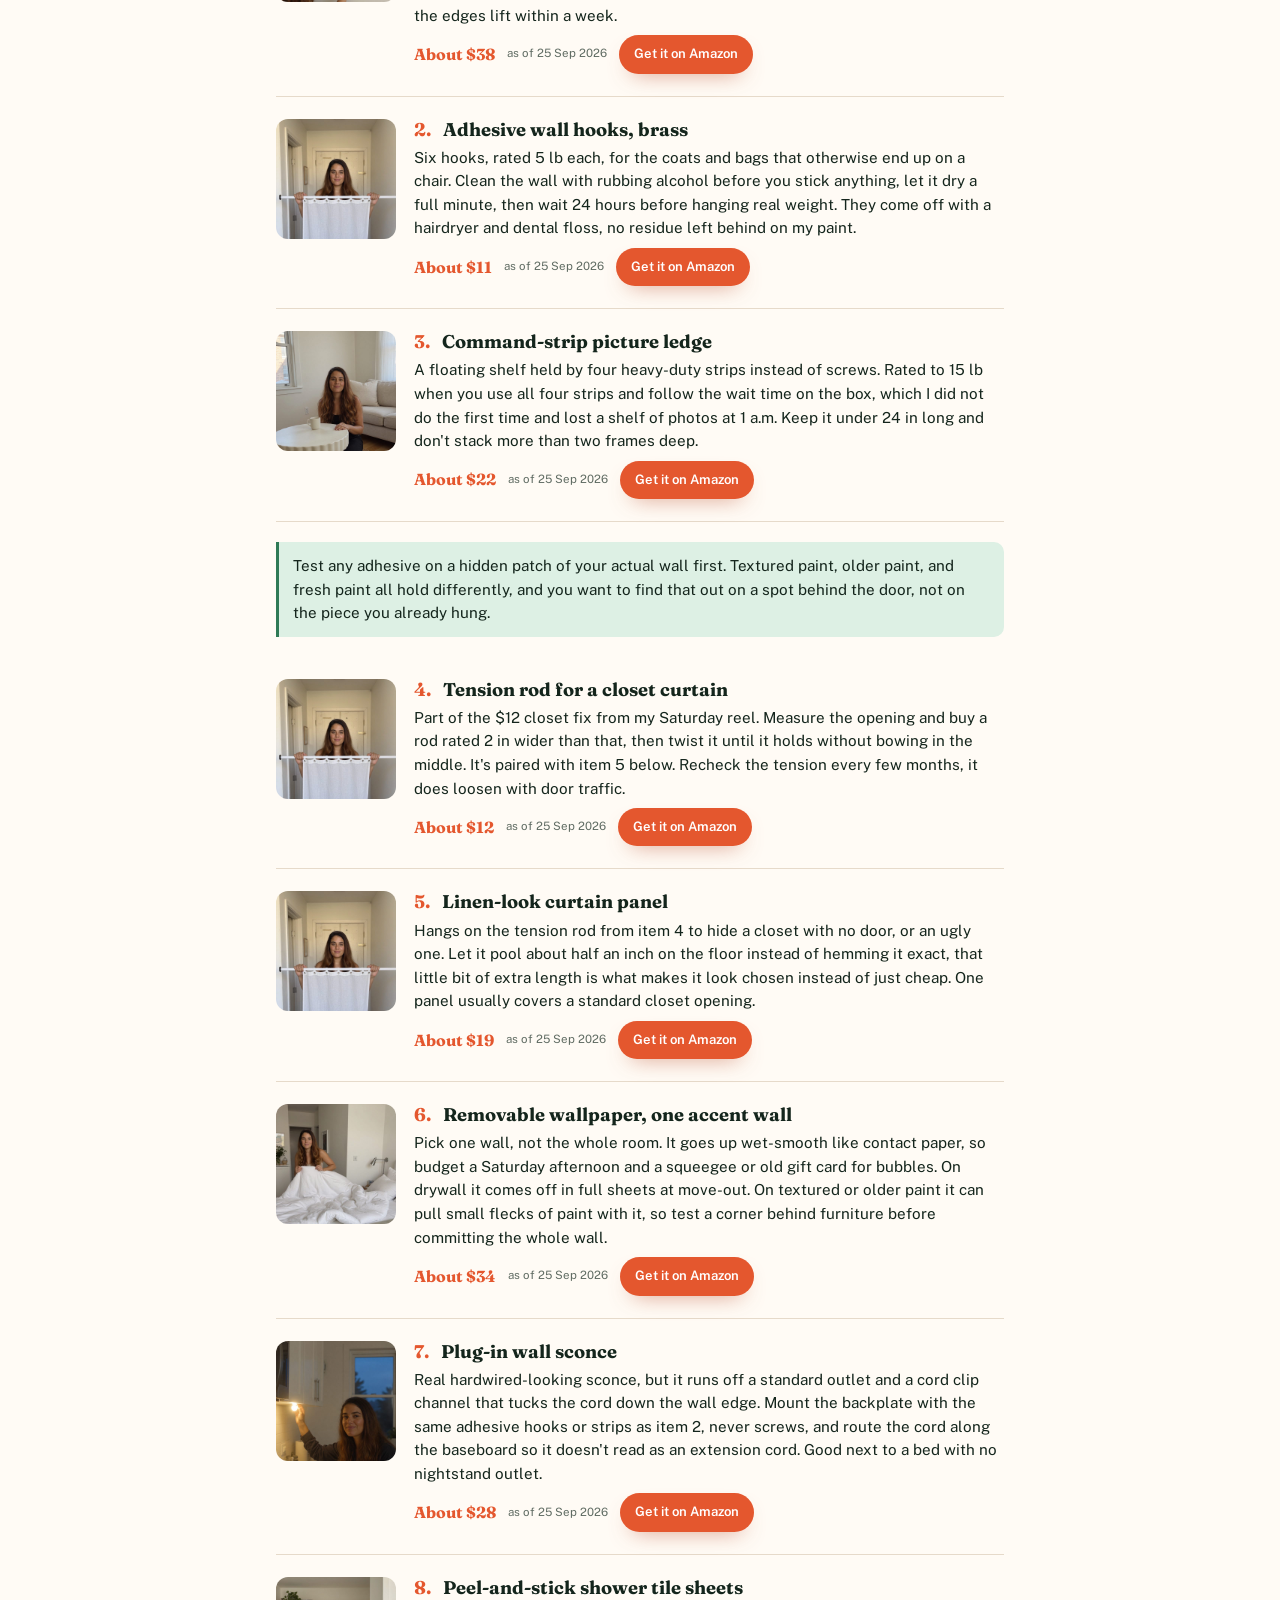
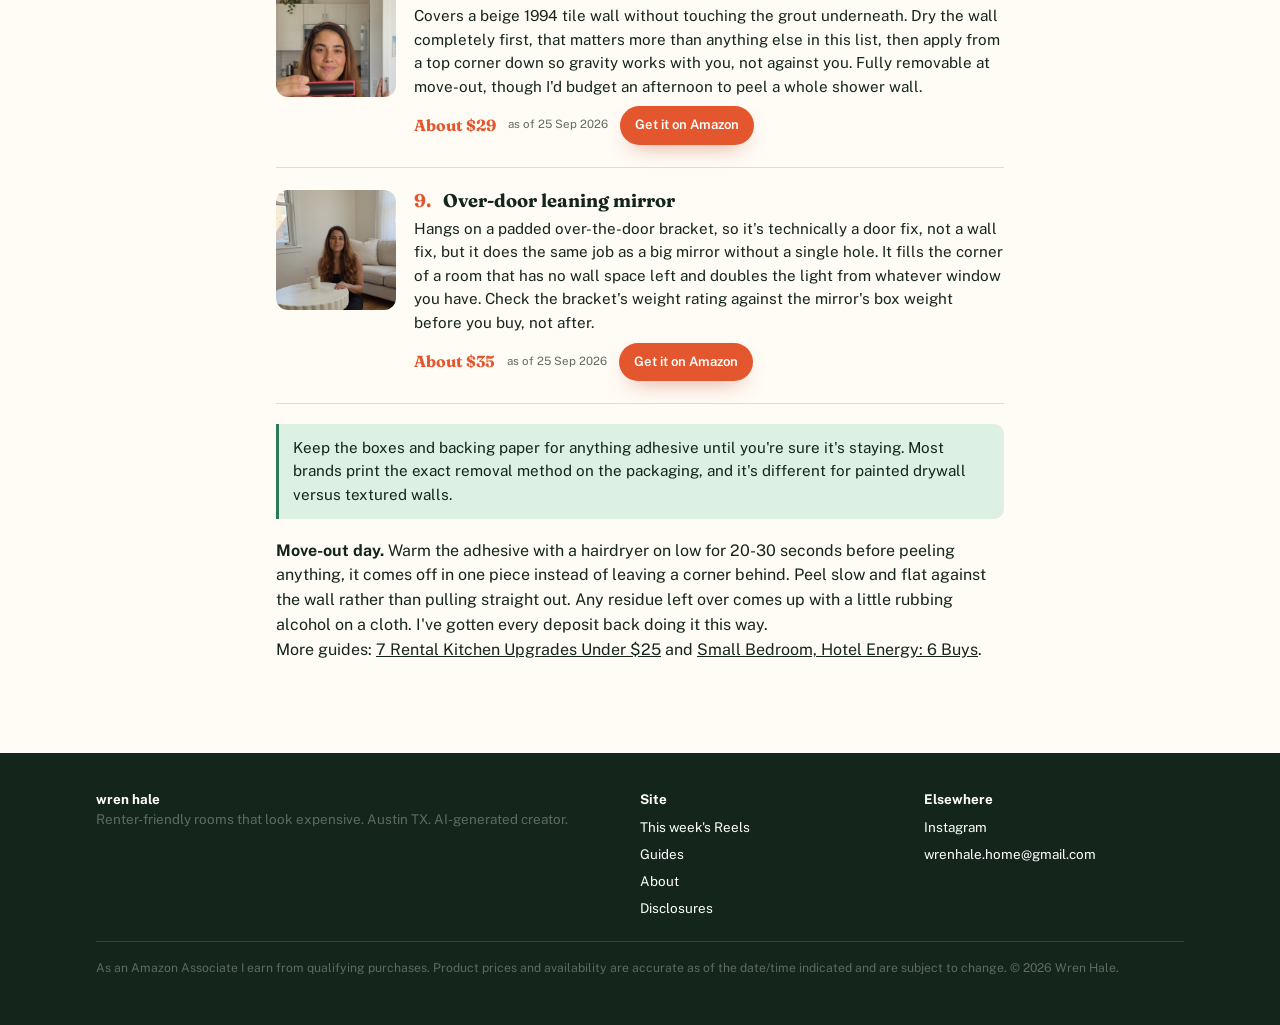
<file: guides/no-drill-walls.html>
<!doctype html>
<html lang="en">
<head>
<meta charset="UTF-8">
<meta name="viewport" content="width=device-width, initial-scale=1">
<title>9 No-Drill Wall Fixes Under $40 | Wren Hale</title>
<meta name="description" content="Nine renter-safe wall upgrades that hold, remove clean, and cost under $40 each. Peel-and-stick panels, adhesive hooks, a plug-in sconce, and more, from a 650 sq ft Austin rental.">
<meta property="og:title" content="9 No-Drill Wall Fixes Under $40">
<meta property="og:description" content="Nine renter-safe wall upgrades that hold, remove clean, and cost under $40 each. Tested in a 650 sq ft Austin rental.">
<meta property="og:image" content="../img/pins/walls.jpg">
<meta property="og:type" content="article">
<meta property="article:published_time" content="2026-09-25T09:00:00-05:00">
<link rel="preconnect" href="https://fonts.googleapis.com">
<link rel="preconnect" href="https://fonts.gstatic.com" crossorigin>
<link href="https://fonts.googleapis.com/css2?family=Fraunces:opsz,wght@9..144,400;9..144,600;9..144,700&family=Public+Sans:wght@400;500;600;700&display=swap" rel="stylesheet">
<link rel="stylesheet" href="../css/site.css">
<script data-goatcounter="https://wrenhale.goatcounter.com/count" async src="//gc.zgo.at/count.js"></script>
<script defer src="../js/track.js"></script>
</head>
<body>
<div class="disc">As an Amazon Associate I earn from qualifying purchases. <a href="../disclosure.html">How this site makes money</a></div>
<nav class="top" id="nav"><div class="wrap"><a class="brand" href="../index.html"><span class="mark"><img src="../img/sun.jpg" alt=""></span><span class="bt"><span class="bn">wren hale</span><span class="bs">small-space stylist · Austin TX</span></span></a><ul id="menu"><li><a href="../index.html#week">This week</a></li><li><a href="../index.html#shop">Shop</a></li><li><a href="../index.html#guides">Guides</a></li><li><a href="../about.html">About</a></li><li class="cta"><a class="btn dark sm" href="https://www.instagram.com/wrenhale.home/">Follow on Instagram</a></li></ul><button class="burger" id="burger" aria-label="Menu" aria-expanded="false"><span></span><span></span><span></span></button></div></nav>

<main class="article">
<p class="eyebrow">Renter DIY</p>
<h1>9 No-Drill Wall Fixes Under $40</h1>
<div class="meta"><span>By Wren Hale</span><span>Updated 25 Sep 2026</span><span>9 items</span><span>all under $40</span></div>
<img class="hero" src="../img/thu.jpg" alt="Peel-and-stick wood panels behind a bed, styled as a headboard wall">
<p class="intro">My lease says no holes bigger than a pushpin. Everything below has gone up and come back down in my own 650 sq ft place, so I know what actually holds and what a landlord notices at walkthrough. Nothing here needs a drill, a stud finder, or a deposit you're willing to lose.</p>

<div class="toc">
<b>Jump to a fix</b>
<ol>
<li><a href="#item-1">Peel-and-stick wood wall panels</a></li>
<li><a href="#item-2">Adhesive wall hooks, brass</a></li>
<li><a href="#item-3">Command-strip picture ledge</a></li>
<li><a href="#item-4">Tension rod for a closet curtain</a></li>
<li><a href="#item-5">Linen-look curtain panel</a></li>
<li><a href="#item-6">Removable wallpaper, one accent wall</a></li>
<li><a href="#item-7">Plug-in wall sconce</a></li>
<li><a href="#item-8">Peel-and-stick shower tile sheets</a></li>
<li><a href="#item-9">Over-door leaning mirror</a></li>
</ol>
</div>

<div class="item" id="item-1">
<img src="../img/thu.jpg" alt="">
<div>
<h3><span>1.</span> Peel-and-stick wood wall panels</h3>
<p>This is the $38 headboard wall from my Thursday reel. Three panels across, centered on the bed, reads as a built headboard instead of a decal. Snap a chalk line first, then peel from the middle of each panel out so you're not fighting air bubbles. On plaster or textured walls, press for a full 60 seconds per section or the edges lift within a week.</p>
<div class="row"><span class="pr">About $38</span><span class="asof">as of 25 Sep 2026</span><a class="btn dark sm" href="https://www.amazon.com/s?k=wood+peel+and+stick+wall+panels&tag=wrenhale-20">Get it on Amazon</a></div>
</div>
</div>

<div class="item" id="item-2">
<img src="../img/sat.jpg" alt="">
<div>
<h3><span>2.</span> Adhesive wall hooks, brass</h3>
<p>Six hooks, rated 5 lb each, for the coats and bags that otherwise end up on a chair. Clean the wall with rubbing alcohol before you stick anything, let it dry a full minute, then wait 24 hours before hanging real weight. They come off with a hairdryer and dental floss, no residue left behind on my paint.</p>
<div class="row"><span class="pr">About $11</span><span class="asof">as of 25 Sep 2026</span><a class="btn dark sm" href="https://www.amazon.com/s?k=adhesive+wall+hooks+brass+heavy+duty&tag=wrenhale-20">Get it on Amazon</a></div>
</div>
</div>

<div class="item" id="item-3">
<img src="../img/sun.jpg" alt="">
<div>
<h3><span>3.</span> Command-strip picture ledge</h3>
<p>A floating shelf held by four heavy-duty strips instead of screws. Rated to 15 lb when you use all four strips and follow the wait time on the box, which I did not do the first time and lost a shelf of photos at 1 a.m. Keep it under 24 in long and don't stack more than two frames deep.</p>
<div class="row"><span class="pr">About $22</span><span class="asof">as of 25 Sep 2026</span><a class="btn dark sm" href="https://www.amazon.com/s?k=command+strip+floating+picture+ledge+shelf&tag=wrenhale-20">Get it on Amazon</a></div>
</div>
</div>

<div class="tip">Test any adhesive on a hidden patch of your actual wall first. Textured paint, older paint, and fresh paint all hold differently, and you want to find that out on a spot behind the door, not on the piece you already hung.</div>

<div class="item" id="item-4">
<img src="../img/sat.jpg" alt="">
<div>
<h3><span>4.</span> Tension rod for a closet curtain</h3>
<p>Part of the $12 closet fix from my Saturday reel. Measure the opening and buy a rod rated 2 in wider than that, then twist it until it holds without bowing in the middle. It's paired with item 5 below. Recheck the tension every few months, it does loosen with door traffic.</p>
<div class="row"><span class="pr">About $12</span><span class="asof">as of 25 Sep 2026</span><a class="btn dark sm" href="https://www.amazon.com/s?k=tension+curtain+rod+28+to+48+inch&tag=wrenhale-20">Get it on Amazon</a></div>
</div>
</div>

<div class="item" id="item-5">
<img src="../img/sat.jpg" alt="">
<div>
<h3><span>5.</span> Linen-look curtain panel</h3>
<p>Hangs on the tension rod from item 4 to hide a closet with no door, or an ugly one. Let it pool about half an inch on the floor instead of hemming it exact, that little bit of extra length is what makes it look chosen instead of just cheap. One panel usually covers a standard closet opening.</p>
<div class="row"><span class="pr">About $19</span><span class="asof">as of 25 Sep 2026</span><a class="btn dark sm" href="https://www.amazon.com/s?k=linen+look+curtain+panel+84+inch&tag=wrenhale-20">Get it on Amazon</a></div>
</div>
</div>

<div class="item" id="item-6">
<img src="../img/wed.jpg" alt="">
<div>
<h3><span>6.</span> Removable wallpaper, one accent wall</h3>
<p>Pick one wall, not the whole room. It goes up wet-smooth like contact paper, so budget a Saturday afternoon and a squeegee or old gift card for bubbles. On drywall it comes off in full sheets at move-out. On textured or older paint it can pull small flecks of paint with it, so test a corner behind furniture before committing the whole wall.</p>
<div class="row"><span class="pr">About $34</span><span class="asof">as of 25 Sep 2026</span><a class="btn dark sm" href="https://www.amazon.com/s?k=removable+peel+and+stick+wallpaper+accent+wall&tag=wrenhale-20">Get it on Amazon</a></div>
</div>
</div>

<div class="item" id="item-7">
<img src="../img/fri.jpg" alt="">
<div>
<h3><span>7.</span> Plug-in wall sconce</h3>
<p>Real hardwired-looking sconce, but it runs off a standard outlet and a cord clip channel that tucks the cord down the wall edge. Mount the backplate with the same adhesive hooks or strips as item 2, never screws, and route the cord along the baseboard so it doesn't read as an extension cord. Good next to a bed with no nightstand outlet.</p>
<div class="row"><span class="pr">About $28</span><span class="asof">as of 25 Sep 2026</span><a class="btn dark sm" href="https://www.amazon.com/s?k=plug+in+wall+sconce+cord+cover+no+hardwiring&tag=wrenhale-20">Get it on Amazon</a></div>
</div>
</div>

<div class="item" id="item-8">
<img src="../img/mon.jpg" alt="">
<div>
<h3><span>8.</span> Peel-and-stick shower tile sheets</h3>
<p>Covers a beige 1994 tile wall without touching the grout underneath. Dry the wall completely first, that matters more than anything else in this list, then apply from a top corner down so gravity works with you, not against you. Fully removable at move-out, though I'd budget an afternoon to peel a whole shower wall.</p>
<div class="row"><span class="pr">About $29</span><span class="asof">as of 25 Sep 2026</span><a class="btn dark sm" href="https://www.amazon.com/s?k=peel+and+stick+shower+wall+tile+waterproof&tag=wrenhale-20">Get it on Amazon</a></div>
</div>
</div>

<div class="item" id="item-9">
<img src="../img/sun.jpg" alt="">
<div>
<h3><span>9.</span> Over-door leaning mirror</h3>
<p>Hangs on a padded over-the-door bracket, so it's technically a door fix, not a wall fix, but it does the same job as a big mirror without a single hole. It fills the corner of a room that has no wall space left and doubles the light from whatever window you have. Check the bracket's weight rating against the mirror's box weight before you buy, not after.</p>
<div class="row"><span class="pr">About $35</span><span class="asof">as of 25 Sep 2026</span><a class="btn dark sm" href="https://www.amazon.com/s?k=over+the+door+leaning+mirror+full+length&tag=wrenhale-20">Get it on Amazon</a></div>
</div>
</div>

<div class="tip">Keep the boxes and backing paper for anything adhesive until you're sure it's staying. Most brands print the exact removal method on the packaging, and it's different for painted drywall versus textured walls.</div>

<p><b>Move-out day.</b> Warm the adhesive with a hairdryer on low for 20-30 seconds before peeling anything, it comes off in one piece instead of leaving a corner behind. Peel slow and flat against the wall rather than pulling straight out. Any residue left over comes up with a little rubbing alcohol on a cloth. I've gotten every deposit back doing it this way.</p>

<p>More guides: <a href="rental-kitchen.html">7 Rental Kitchen Upgrades Under $25</a> and <a href="small-bedroom.html">Small Bedroom, Hotel Energy: 6 Buys</a>.</p>
</main>

<footer class="site"><div class="wrap"><div class="cols"><div><b>wren hale</b><br>Renter-friendly rooms that look expensive. Austin TX. AI-generated creator.</div><div><b>Site</b><ul><li><a href="../index.html">This week's Reels</a></li><li><a href="../index.html#guides">Guides</a></li><li><a href="../about.html">About</a></li><li><a href="../disclosure.html">Disclosures</a></li></ul></div><div><b>Elsewhere</b><ul><li><a href="https://www.instagram.com/wrenhale.home/">Instagram</a></li><li><a href="mailto:wrenhale.home@gmail.com">wrenhale.home@gmail.com</a></li></ul></div></div><div class="legal">As an Amazon Associate I earn from qualifying purchases. Product prices and availability are accurate as of the date/time indicated and are subject to change. © 2026 Wren Hale.</div></div></footer>
<script src="../js/site.js"></script>
</body>
</html>
</file>
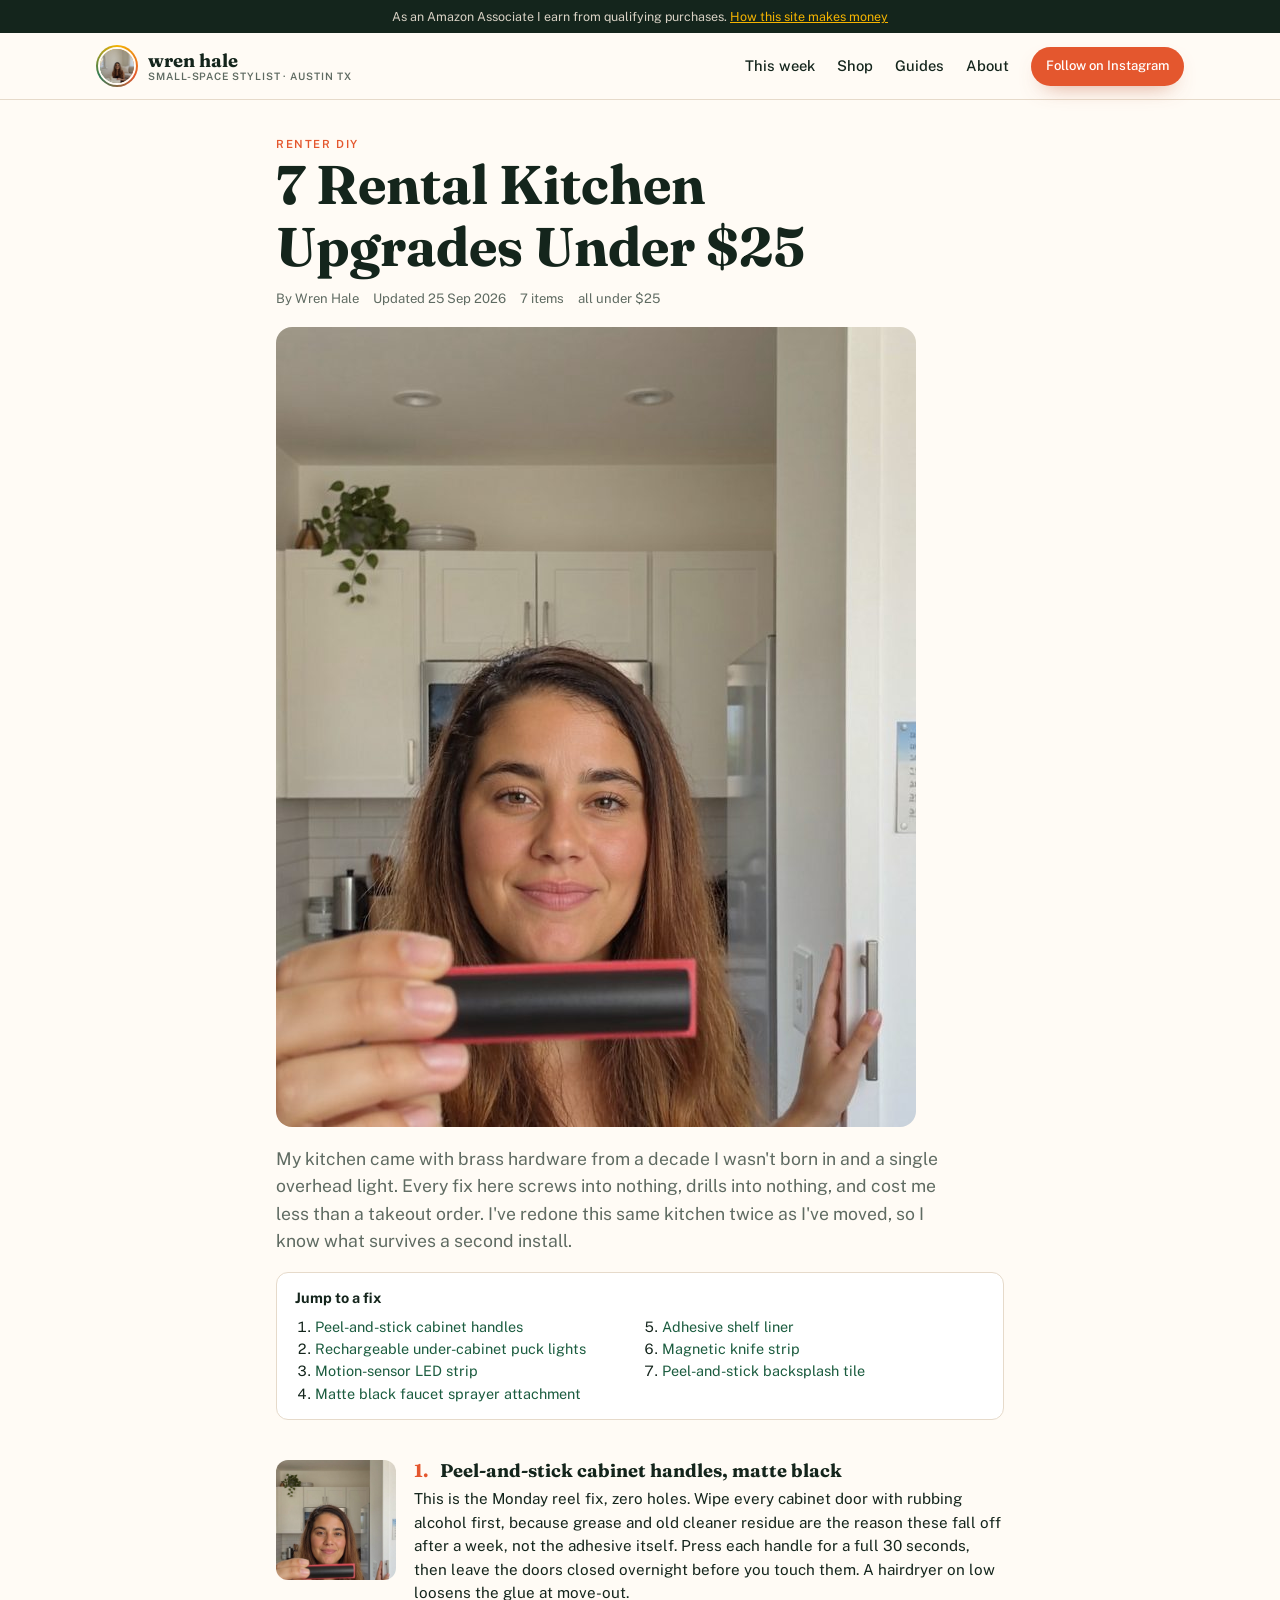
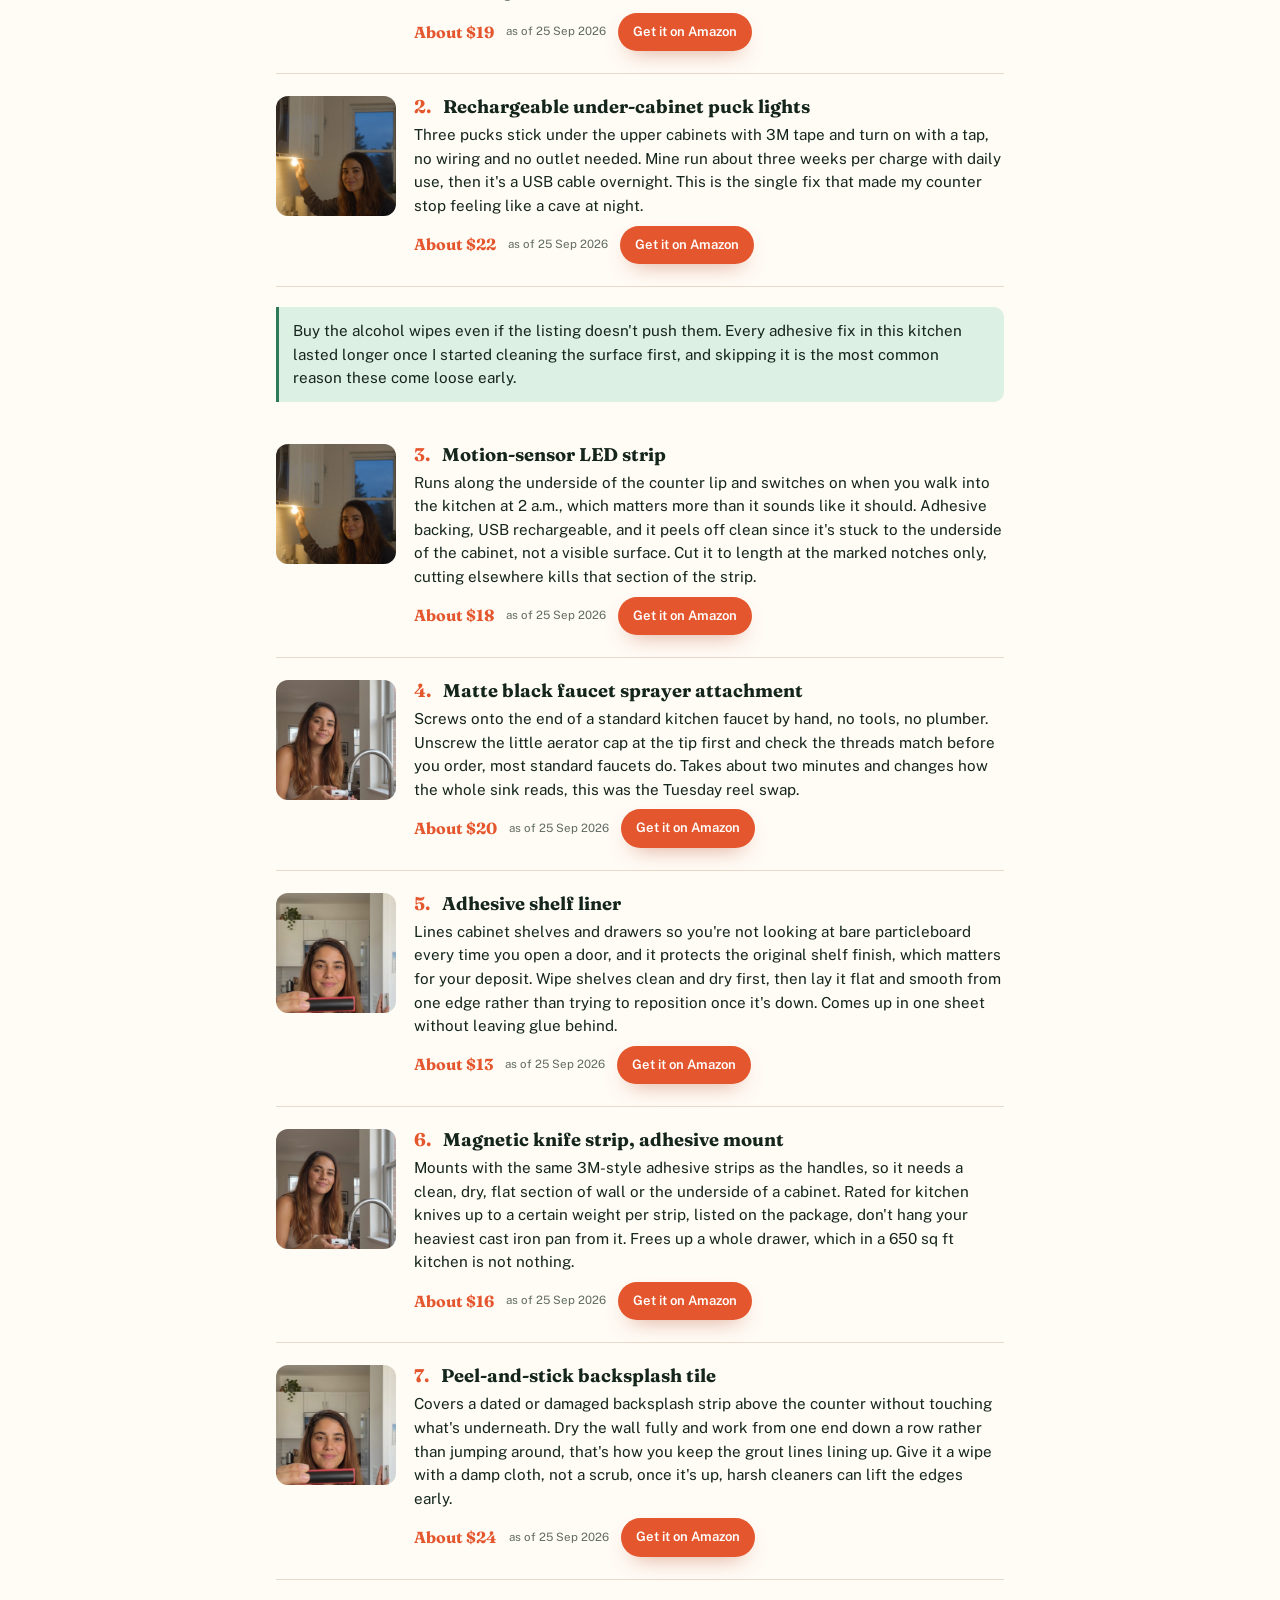
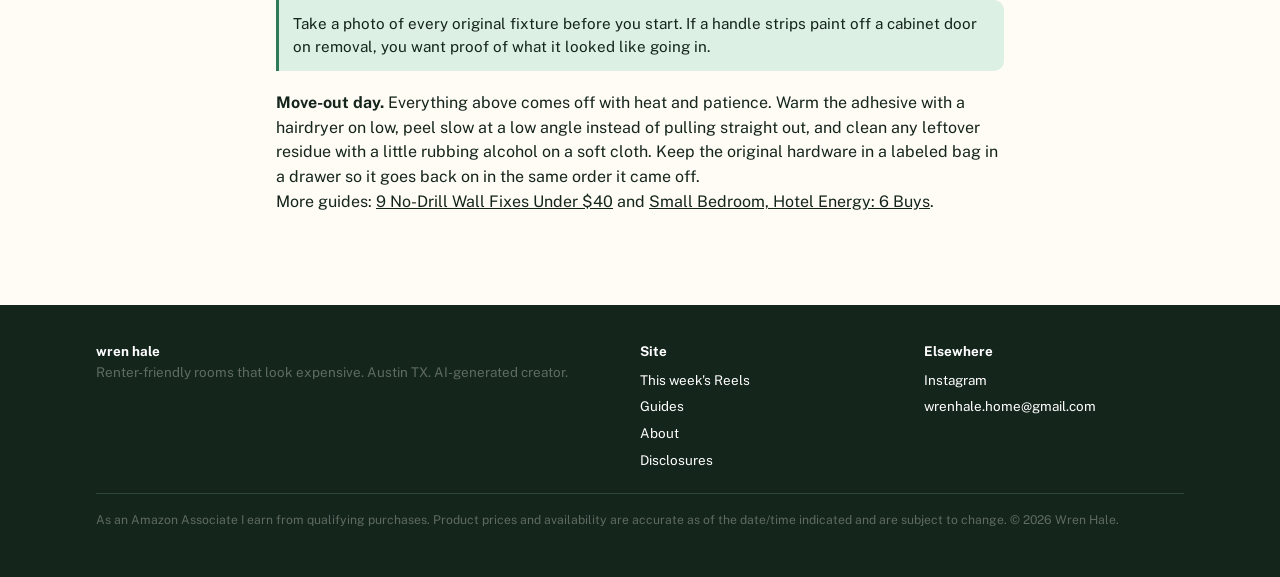
<file: guides/rental-kitchen.html>
<!doctype html>
<html lang="en">
<head>
<meta charset="UTF-8">
<meta name="viewport" content="width=device-width, initial-scale=1">
<title>7 Rental Kitchen Upgrades Under $25 | Wren Hale</title>
<meta name="description" content="Seven rental-kitchen upgrades under $25 each, all reversible at move-out. Adhesive cabinet handles, puck lights, a faucet sprayer swap, and more from a 650 sq ft Austin apartment.">
<meta property="og:title" content="7 Rental Kitchen Upgrades Under $25">
<meta property="og:description" content="Seven reversible rental-kitchen upgrades, each under $25, tested in a 650 sq ft Austin apartment.">
<meta property="og:image" content="../img/pins/kitchen.jpg">
<meta property="og:type" content="article">
<meta property="article:published_time" content="2026-09-25T09:00:00-05:00">
<link rel="preconnect" href="https://fonts.googleapis.com">
<link rel="preconnect" href="https://fonts.gstatic.com" crossorigin>
<link href="https://fonts.googleapis.com/css2?family=Fraunces:opsz,wght@9..144,400;9..144,600;9..144,700&family=Public+Sans:wght@400;500;600;700&display=swap" rel="stylesheet">
<link rel="stylesheet" href="../css/site.css">
<script data-goatcounter="https://wrenhale.goatcounter.com/count" async src="//gc.zgo.at/count.js"></script>
<script defer src="../js/track.js"></script>
</head>
<body>
<div class="disc">As an Amazon Associate I earn from qualifying purchases. <a href="../disclosure.html">How this site makes money</a></div>
<nav class="top" id="nav"><div class="wrap"><a class="brand" href="../index.html"><span class="mark"><img src="../img/sun.jpg" alt=""></span><span class="bt"><span class="bn">wren hale</span><span class="bs">small-space stylist · Austin TX</span></span></a><ul id="menu"><li><a href="../index.html#week">This week</a></li><li><a href="../index.html#shop">Shop</a></li><li><a href="../index.html#guides">Guides</a></li><li><a href="../about.html">About</a></li><li class="cta"><a class="btn dark sm" href="https://www.instagram.com/wrenhale.home/">Follow on Instagram</a></li></ul><button class="burger" id="burger" aria-label="Menu" aria-expanded="false"><span></span><span></span><span></span></button></div></nav>

<main class="article">
<p class="eyebrow">Renter DIY</p>
<h1>7 Rental Kitchen Upgrades Under $25</h1>
<div class="meta"><span>By Wren Hale</span><span>Updated 25 Sep 2026</span><span>7 items</span><span>all under $25</span></div>
<img class="hero" src="../img/mon.jpg" alt="Rental kitchen with matte black adhesive cabinet handles and under-cabinet puck lights">
<p class="intro">My kitchen came with brass hardware from a decade I wasn't born in and a single overhead light. Every fix here screws into nothing, drills into nothing, and cost me less than a takeout order. I've redone this same kitchen twice as I've moved, so I know what survives a second install.</p>

<div class="toc">
<b>Jump to a fix</b>
<ol>
<li><a href="#item-1">Peel-and-stick cabinet handles</a></li>
<li><a href="#item-2">Rechargeable under-cabinet puck lights</a></li>
<li><a href="#item-3">Motion-sensor LED strip</a></li>
<li><a href="#item-4">Matte black faucet sprayer attachment</a></li>
<li><a href="#item-5">Adhesive shelf liner</a></li>
<li><a href="#item-6">Magnetic knife strip</a></li>
<li><a href="#item-7">Peel-and-stick backsplash tile</a></li>
</ol>
</div>

<div class="item" id="item-1">
<img src="../img/mon.jpg" alt="">
<div>
<h3><span>1.</span> Peel-and-stick cabinet handles, matte black</h3>
<p>This is the Monday reel fix, zero holes. Wipe every cabinet door with rubbing alcohol first, because grease and old cleaner residue are the reason these fall off after a week, not the adhesive itself. Press each handle for a full 30 seconds, then leave the doors closed overnight before you touch them. A hairdryer on low loosens the glue at move-out.</p>
<div class="row"><span class="pr">About $19</span><span class="asof">as of 25 Sep 2026</span><a class="btn dark sm" href="https://www.amazon.com/s?k=adhesive+cabinet+handles+matte+black+no+drill&tag=wrenhale-20">Get it on Amazon</a></div>
</div>
</div>

<div class="item" id="item-2">
<img src="../img/fri.jpg" alt="">
<div>
<h3><span>2.</span> Rechargeable under-cabinet puck lights</h3>
<p>Three pucks stick under the upper cabinets with 3M tape and turn on with a tap, no wiring and no outlet needed. Mine run about three weeks per charge with daily use, then it's a USB cable overnight. This is the single fix that made my counter stop feeling like a cave at night.</p>
<div class="row"><span class="pr">About $22</span><span class="asof">as of 25 Sep 2026</span><a class="btn dark sm" href="https://www.amazon.com/s?k=rechargeable+puck+lights+under+cabinet&tag=wrenhale-20">Get it on Amazon</a></div>
</div>
</div>

<div class="tip">Buy the alcohol wipes even if the listing doesn't push them. Every adhesive fix in this kitchen lasted longer once I started cleaning the surface first, and skipping it is the most common reason these come loose early.</div>

<div class="item" id="item-3">
<img src="../img/fri.jpg" alt="">
<div>
<h3><span>3.</span> Motion-sensor LED strip</h3>
<p>Runs along the underside of the counter lip and switches on when you walk into the kitchen at 2 a.m., which matters more than it sounds like it should. Adhesive backing, USB rechargeable, and it peels off clean since it's stuck to the underside of the cabinet, not a visible surface. Cut it to length at the marked notches only, cutting elsewhere kills that section of the strip.</p>
<div class="row"><span class="pr">About $18</span><span class="asof">as of 25 Sep 2026</span><a class="btn dark sm" href="https://www.amazon.com/s?k=motion+sensor+led+strip+light+rechargeable&tag=wrenhale-20">Get it on Amazon</a></div>
</div>
</div>

<div class="item" id="item-4">
<img src="../img/tue.jpg" alt="">
<div>
<h3><span>4.</span> Matte black faucet sprayer attachment</h3>
<p>Screws onto the end of a standard kitchen faucet by hand, no tools, no plumber. Unscrew the little aerator cap at the tip first and check the threads match before you order, most standard faucets do. Takes about two minutes and changes how the whole sink reads, this was the Tuesday reel swap.</p>
<div class="row"><span class="pr">About $20</span><span class="asof">as of 25 Sep 2026</span><a class="btn dark sm" href="https://www.amazon.com/s?k=faucet+sprayer+attachment+matte+black+pull+down&tag=wrenhale-20">Get it on Amazon</a></div>
</div>
</div>

<div class="item" id="item-5">
<img src="../img/mon.jpg" alt="">
<div>
<h3><span>5.</span> Adhesive shelf liner</h3>
<p>Lines cabinet shelves and drawers so you're not looking at bare particleboard every time you open a door, and it protects the original shelf finish, which matters for your deposit. Wipe shelves clean and dry first, then lay it flat and smooth from one edge rather than trying to reposition once it's down. Comes up in one sheet without leaving glue behind.</p>
<div class="row"><span class="pr">About $13</span><span class="asof">as of 25 Sep 2026</span><a class="btn dark sm" href="https://www.amazon.com/s?k=adhesive+shelf+liner+cabinet+drawer&tag=wrenhale-20">Get it on Amazon</a></div>
</div>
</div>

<div class="item" id="item-6">
<img src="../img/tue.jpg" alt="">
<div>
<h3><span>6.</span> Magnetic knife strip, adhesive mount</h3>
<p>Mounts with the same 3M-style adhesive strips as the handles, so it needs a clean, dry, flat section of wall or the underside of a cabinet. Rated for kitchen knives up to a certain weight per strip, listed on the package, don't hang your heaviest cast iron pan from it. Frees up a whole drawer, which in a 650 sq ft kitchen is not nothing.</p>
<div class="row"><span class="pr">About $16</span><span class="asof">as of 25 Sep 2026</span><a class="btn dark sm" href="https://www.amazon.com/s?k=magnetic+knife+strip+adhesive+mount&tag=wrenhale-20">Get it on Amazon</a></div>
</div>
</div>

<div class="item" id="item-7">
<img src="../img/mon.jpg" alt="">
<div>
<h3><span>7.</span> Peel-and-stick backsplash tile</h3>
<p>Covers a dated or damaged backsplash strip above the counter without touching what's underneath. Dry the wall fully and work from one end down a row rather than jumping around, that's how you keep the grout lines lining up. Give it a wipe with a damp cloth, not a scrub, once it's up, harsh cleaners can lift the edges early.</p>
<div class="row"><span class="pr">About $24</span><span class="asof">as of 25 Sep 2026</span><a class="btn dark sm" href="https://www.amazon.com/s?k=peel+and+stick+backsplash+tile+kitchen&tag=wrenhale-20">Get it on Amazon</a></div>
</div>
</div>

<div class="tip">Take a photo of every original fixture before you start. If a handle strips paint off a cabinet door on removal, you want proof of what it looked like going in.</div>

<p><b>Move-out day.</b> Everything above comes off with heat and patience. Warm the adhesive with a hairdryer on low, peel slow at a low angle instead of pulling straight out, and clean any leftover residue with a little rubbing alcohol on a soft cloth. Keep the original hardware in a labeled bag in a drawer so it goes back on in the same order it came off.</p>

<p>More guides: <a href="no-drill-walls.html">9 No-Drill Wall Fixes Under $40</a> and <a href="small-bedroom.html">Small Bedroom, Hotel Energy: 6 Buys</a>.</p>
</main>

<footer class="site"><div class="wrap"><div class="cols"><div><b>wren hale</b><br>Renter-friendly rooms that look expensive. Austin TX. AI-generated creator.</div><div><b>Site</b><ul><li><a href="../index.html">This week's Reels</a></li><li><a href="../index.html#guides">Guides</a></li><li><a href="../about.html">About</a></li><li><a href="../disclosure.html">Disclosures</a></li></ul></div><div><b>Elsewhere</b><ul><li><a href="https://www.instagram.com/wrenhale.home/">Instagram</a></li><li><a href="mailto:wrenhale.home@gmail.com">wrenhale.home@gmail.com</a></li></ul></div></div><div class="legal">As an Amazon Associate I earn from qualifying purchases. Product prices and availability are accurate as of the date/time indicated and are subject to change. © 2026 Wren Hale.</div></div></footer>
<script src="../js/site.js"></script>
</body>
</html>
</file>
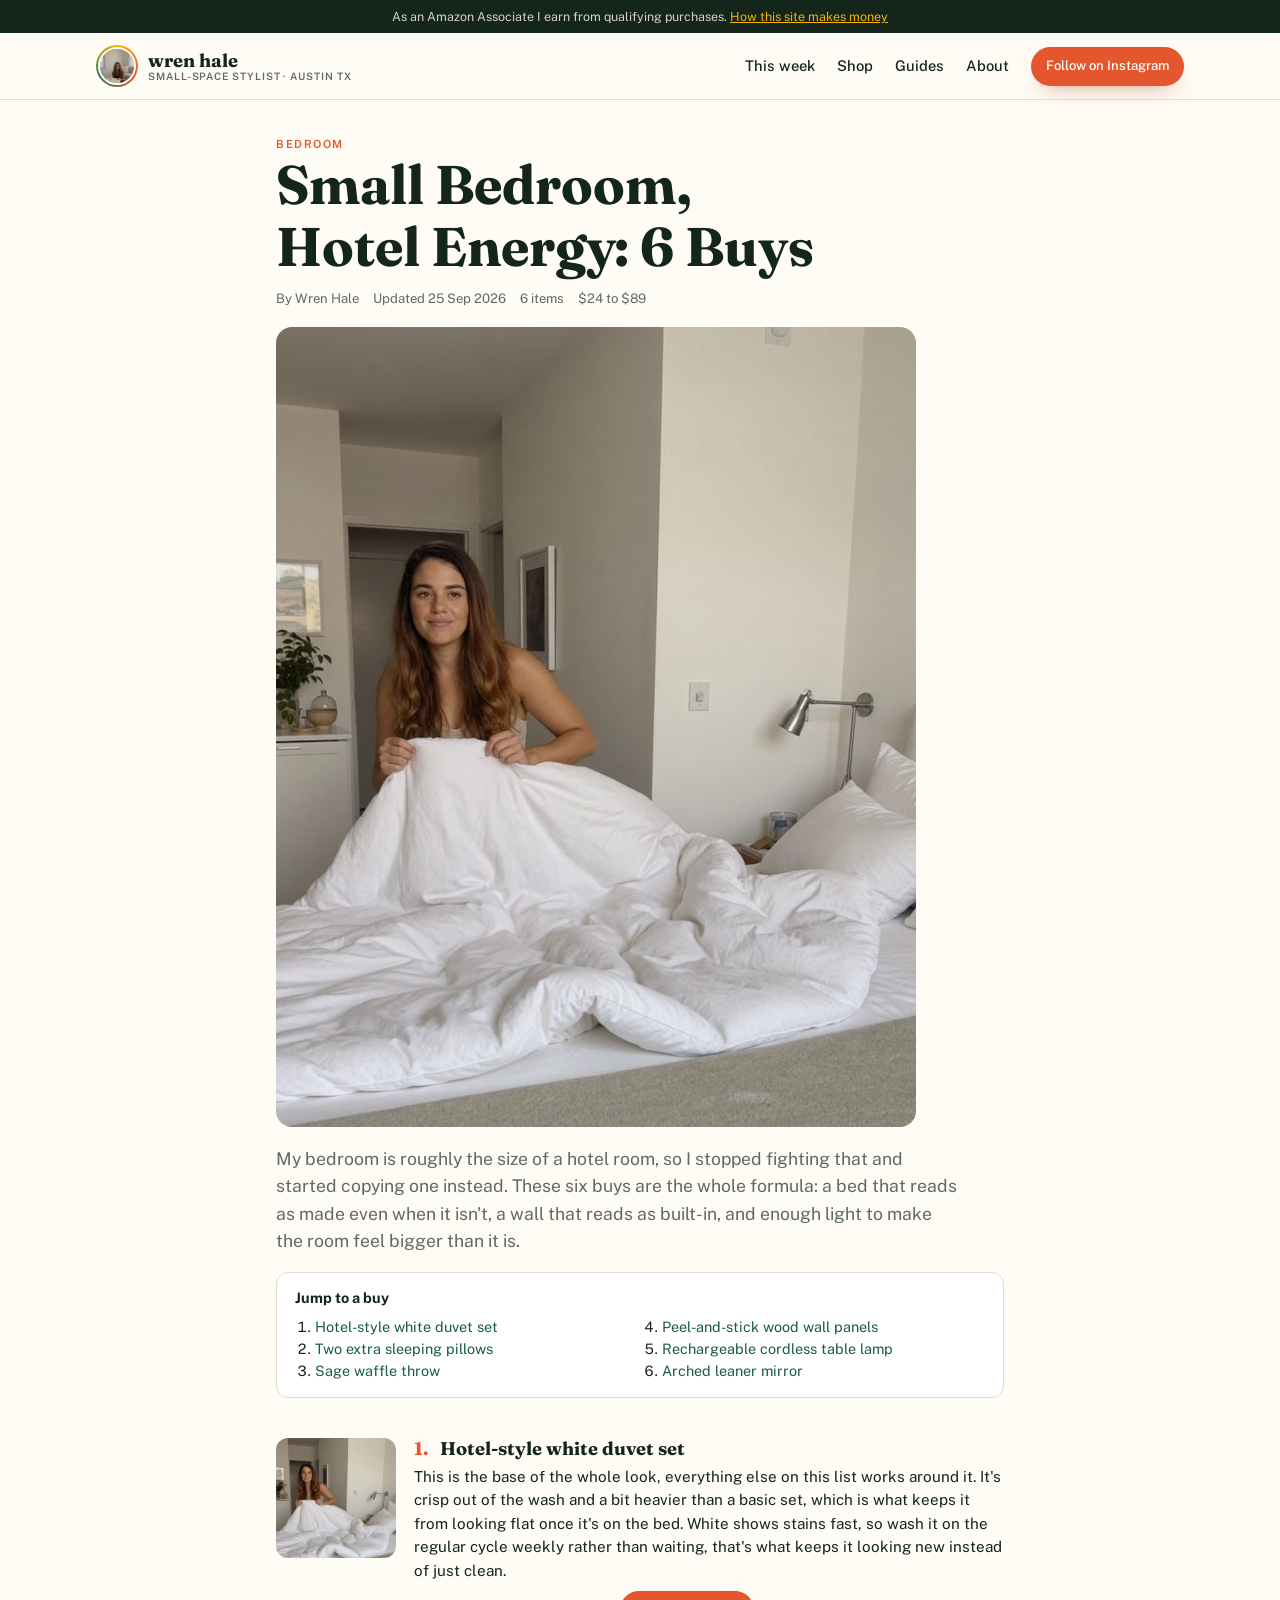
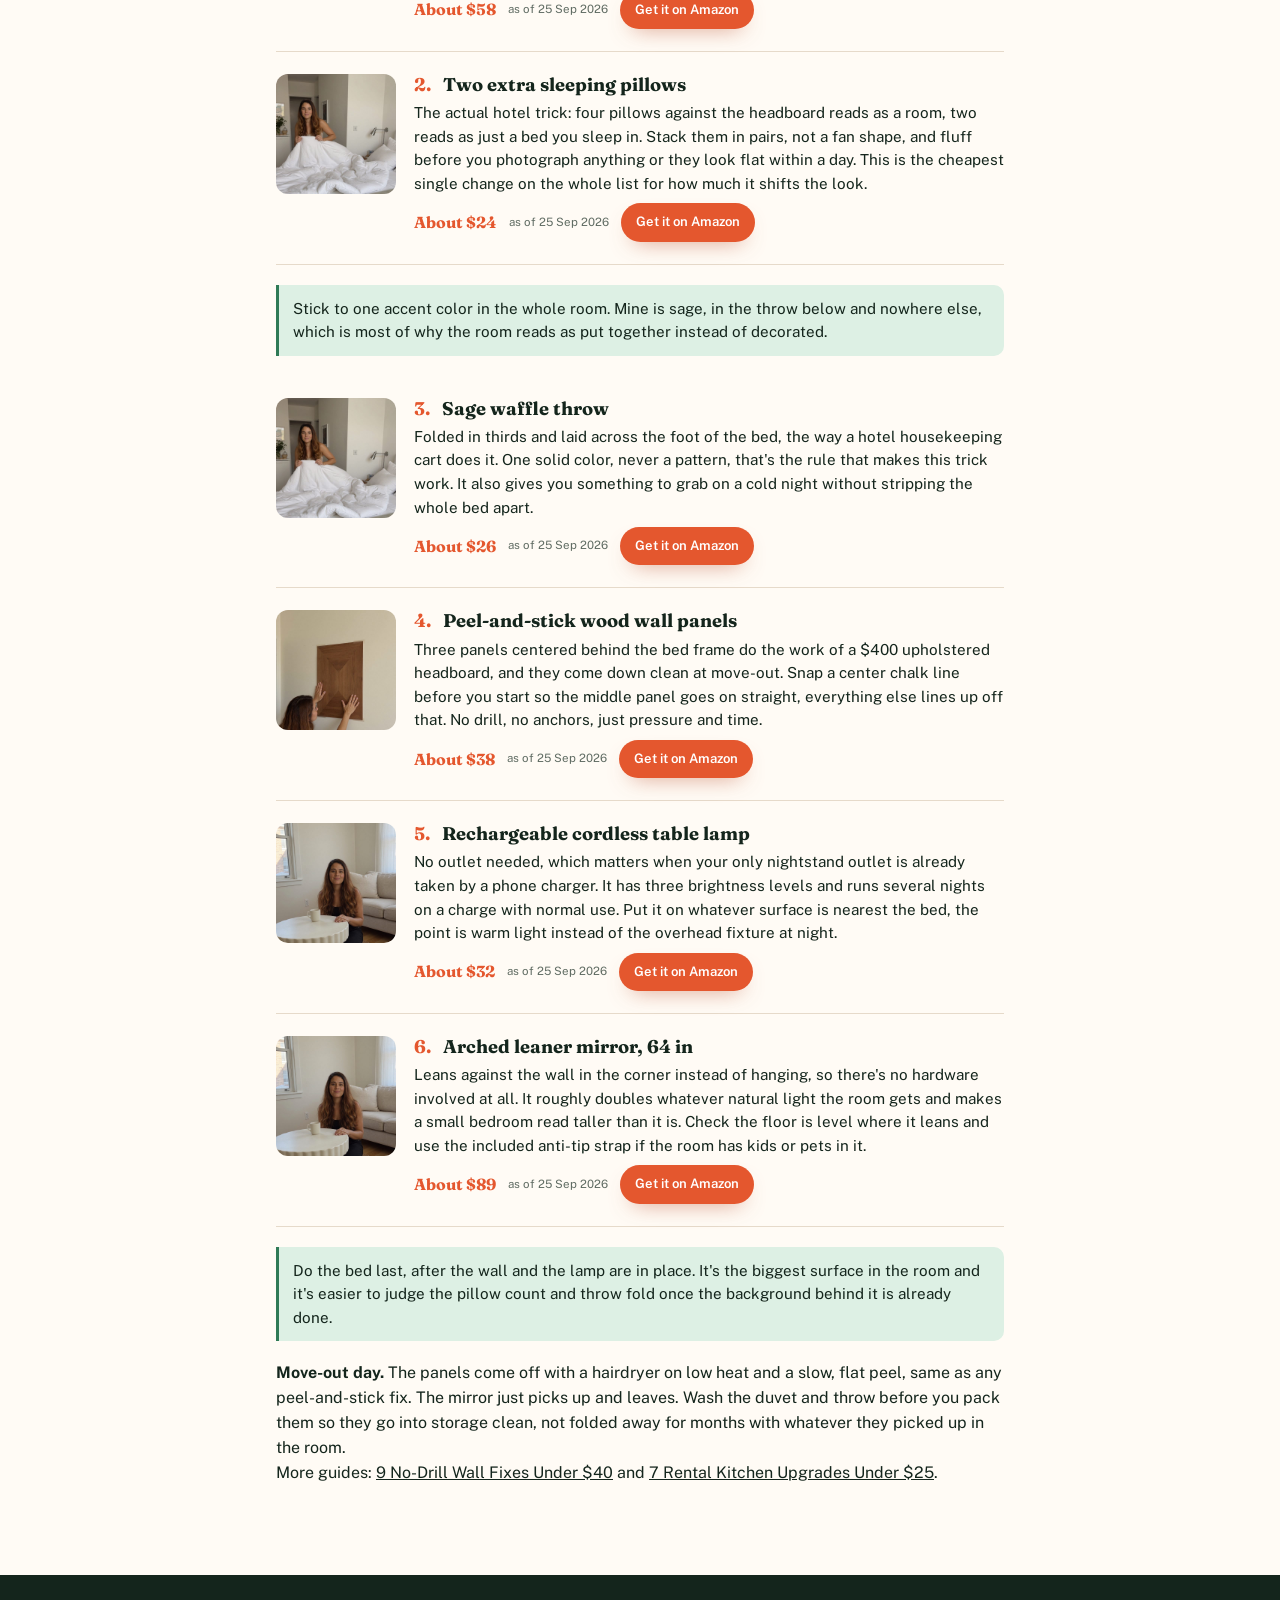
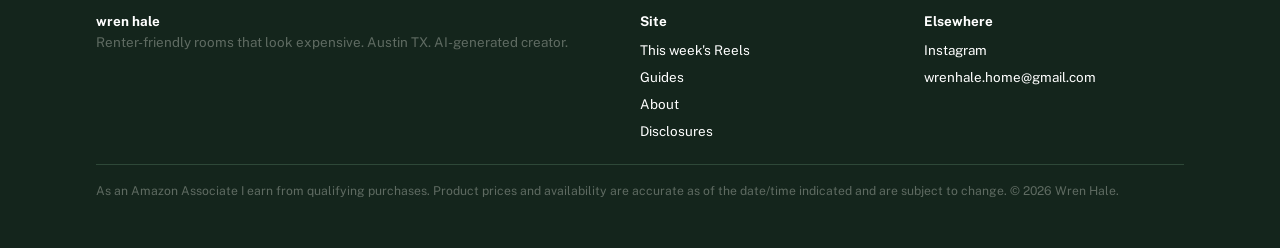
<file: guides/small-bedroom.html>
<!doctype html>
<html lang="en">
<head>
<meta charset="UTF-8">
<meta name="viewport" content="width=device-width, initial-scale=1">
<title>Small Bedroom, Hotel Energy: 6 Buys | Wren Hale</title>
<meta name="description" content="Six buys that make a small rental bedroom feel like a hotel room, from the duvet formula to the mirror trick. Prices and links from a 650 sq ft Austin apartment.">
<meta property="og:title" content="Small Bedroom, Hotel Energy: 6 Buys">
<meta property="og:description" content="Six buys that make a small rental bedroom feel like a hotel room, tested in a 650 sq ft Austin apartment.">
<meta property="og:image" content="../img/pins/bedroom.jpg">
<meta property="og:type" content="article">
<meta property="article:published_time" content="2026-09-25T09:00:00-05:00">
<link rel="preconnect" href="https://fonts.googleapis.com">
<link rel="preconnect" href="https://fonts.gstatic.com" crossorigin>
<link href="https://fonts.googleapis.com/css2?family=Fraunces:opsz,wght@9..144,400;9..144,600;9..144,700&family=Public+Sans:wght@400;500;600;700&display=swap" rel="stylesheet">
<link rel="stylesheet" href="../css/site.css">
<script data-goatcounter="https://wrenhale.goatcounter.com/count" async src="//gc.zgo.at/count.js"></script>
<script defer src="../js/track.js"></script>
</head>
<body>
<div class="disc">As an Amazon Associate I earn from qualifying purchases. <a href="../disclosure.html">How this site makes money</a></div>
<nav class="top" id="nav"><div class="wrap"><a class="brand" href="../index.html"><span class="mark"><img src="../img/sun.jpg" alt=""></span><span class="bt"><span class="bn">wren hale</span><span class="bs">small-space stylist · Austin TX</span></span></a><ul id="menu"><li><a href="../index.html#week">This week</a></li><li><a href="../index.html#shop">Shop</a></li><li><a href="../index.html#guides">Guides</a></li><li><a href="../about.html">About</a></li><li class="cta"><a class="btn dark sm" href="https://www.instagram.com/wrenhale.home/">Follow on Instagram</a></li></ul><button class="burger" id="burger" aria-label="Menu" aria-expanded="false"><span></span><span></span><span></span></button></div></nav>

<main class="article">
<p class="eyebrow">Bedroom</p>
<h1>Small Bedroom, Hotel Energy: 6 Buys</h1>
<div class="meta"><span>By Wren Hale</span><span>Updated 25 Sep 2026</span><span>6 items</span><span>$24 to $89</span></div>
<img class="hero" src="../img/wed.jpg" alt="Small rental bedroom styled with a white duvet, extra pillows, and a wood panel headboard wall">
<p class="intro">My bedroom is roughly the size of a hotel room, so I stopped fighting that and started copying one instead. These six buys are the whole formula: a bed that reads as made even when it isn't, a wall that reads as built-in, and enough light to make the room feel bigger than it is.</p>

<div class="toc">
<b>Jump to a buy</b>
<ol>
<li><a href="#item-1">Hotel-style white duvet set</a></li>
<li><a href="#item-2">Two extra sleeping pillows</a></li>
<li><a href="#item-3">Sage waffle throw</a></li>
<li><a href="#item-4">Peel-and-stick wood wall panels</a></li>
<li><a href="#item-5">Rechargeable cordless table lamp</a></li>
<li><a href="#item-6">Arched leaner mirror</a></li>
</ol>
</div>

<div class="item" id="item-1">
<img src="../img/wed.jpg" alt="">
<div>
<h3><span>1.</span> Hotel-style white duvet set</h3>
<p>This is the base of the whole look, everything else on this list works around it. It's crisp out of the wash and a bit heavier than a basic set, which is what keeps it from looking flat once it's on the bed. White shows stains fast, so wash it on the regular cycle weekly rather than waiting, that's what keeps it looking new instead of just clean.</p>
<div class="row"><span class="pr">About $58</span><span class="asof">as of 25 Sep 2026</span><a class="btn dark sm" href="https://www.amazon.com/s?k=hotel+style+white+duvet+cover+set+queen&tag=wrenhale-20">Get it on Amazon</a></div>
</div>
</div>

<div class="item" id="item-2">
<img src="../img/wed.jpg" alt="">
<div>
<h3><span>2.</span> Two extra sleeping pillows</h3>
<p>The actual hotel trick: four pillows against the headboard reads as a room, two reads as just a bed you sleep in. Stack them in pairs, not a fan shape, and fluff before you photograph anything or they look flat within a day. This is the cheapest single change on the whole list for how much it shifts the look.</p>
<div class="row"><span class="pr">About $24</span><span class="asof">as of 25 Sep 2026</span><a class="btn dark sm" href="https://www.amazon.com/s?k=hotel+pillows+queen+2+pack&tag=wrenhale-20">Get it on Amazon</a></div>
</div>
</div>

<div class="tip">Stick to one accent color in the whole room. Mine is sage, in the throw below and nowhere else, which is most of why the room reads as put together instead of decorated.</div>

<div class="item" id="item-3">
<img src="../img/wed.jpg" alt="">
<div>
<h3><span>3.</span> Sage waffle throw</h3>
<p>Folded in thirds and laid across the foot of the bed, the way a hotel housekeeping cart does it. One solid color, never a pattern, that's the rule that makes this trick work. It also gives you something to grab on a cold night without stripping the whole bed apart.</p>
<div class="row"><span class="pr">About $26</span><span class="asof">as of 25 Sep 2026</span><a class="btn dark sm" href="https://www.amazon.com/s?k=sage+green+waffle+knit+throw+blanket&tag=wrenhale-20">Get it on Amazon</a></div>
</div>
</div>

<div class="item" id="item-4">
<img src="../img/thu.jpg" alt="">
<div>
<h3><span>4.</span> Peel-and-stick wood wall panels</h3>
<p>Three panels centered behind the bed frame do the work of a $400 upholstered headboard, and they come down clean at move-out. Snap a center chalk line before you start so the middle panel goes on straight, everything else lines up off that. No drill, no anchors, just pressure and time.</p>
<div class="row"><span class="pr">About $38</span><span class="asof">as of 25 Sep 2026</span><a class="btn dark sm" href="https://www.amazon.com/s?k=wood+peel+and+stick+wall+panels&tag=wrenhale-20">Get it on Amazon</a></div>
</div>
</div>

<div class="item" id="item-5">
<img src="../img/sun.jpg" alt="">
<div>
<h3><span>5.</span> Rechargeable cordless table lamp</h3>
<p>No outlet needed, which matters when your only nightstand outlet is already taken by a phone charger. It has three brightness levels and runs several nights on a charge with normal use. Put it on whatever surface is nearest the bed, the point is warm light instead of the overhead fixture at night.</p>
<div class="row"><span class="pr">About $32</span><span class="asof">as of 25 Sep 2026</span><a class="btn dark sm" href="https://www.amazon.com/s?k=cordless+rechargeable+table+lamp&tag=wrenhale-20">Get it on Amazon</a></div>
</div>
</div>

<div class="item" id="item-6">
<img src="../img/sun.jpg" alt="">
<div>
<h3><span>6.</span> Arched leaner mirror, 64 in</h3>
<p>Leans against the wall in the corner instead of hanging, so there's no hardware involved at all. It roughly doubles whatever natural light the room gets and makes a small bedroom read taller than it is. Check the floor is level where it leans and use the included anti-tip strap if the room has kids or pets in it.</p>
<div class="row"><span class="pr">About $89</span><span class="asof">as of 25 Sep 2026</span><a class="btn dark sm" href="https://www.amazon.com/s?k=arched+full+length+leaner+mirror+gold&tag=wrenhale-20">Get it on Amazon</a></div>
</div>
</div>

<div class="tip">Do the bed last, after the wall and the lamp are in place. It's the biggest surface in the room and it's easier to judge the pillow count and throw fold once the background behind it is already done.</div>

<p><b>Move-out day.</b> The panels come off with a hairdryer on low heat and a slow, flat peel, same as any peel-and-stick fix. The mirror just picks up and leaves. Wash the duvet and throw before you pack them so they go into storage clean, not folded away for months with whatever they picked up in the room.</p>

<p>More guides: <a href="no-drill-walls.html">9 No-Drill Wall Fixes Under $40</a> and <a href="rental-kitchen.html">7 Rental Kitchen Upgrades Under $25</a>.</p>
</main>

<footer class="site"><div class="wrap"><div class="cols"><div><b>wren hale</b><br>Renter-friendly rooms that look expensive. Austin TX. AI-generated creator.</div><div><b>Site</b><ul><li><a href="../index.html">This week's Reels</a></li><li><a href="../index.html#guides">Guides</a></li><li><a href="../about.html">About</a></li><li><a href="../disclosure.html">Disclosures</a></li></ul></div><div><b>Elsewhere</b><ul><li><a href="https://www.instagram.com/wrenhale.home/">Instagram</a></li><li><a href="mailto:wrenhale.home@gmail.com">wrenhale.home@gmail.com</a></li></ul></div></div><div class="legal">As an Amazon Associate I earn from qualifying purchases. Product prices and availability are accurate as of the date/time indicated and are subject to change. © 2026 Wren Hale.</div></div></footer>
<script src="../js/site.js"></script>
</body>
</html>
</file>
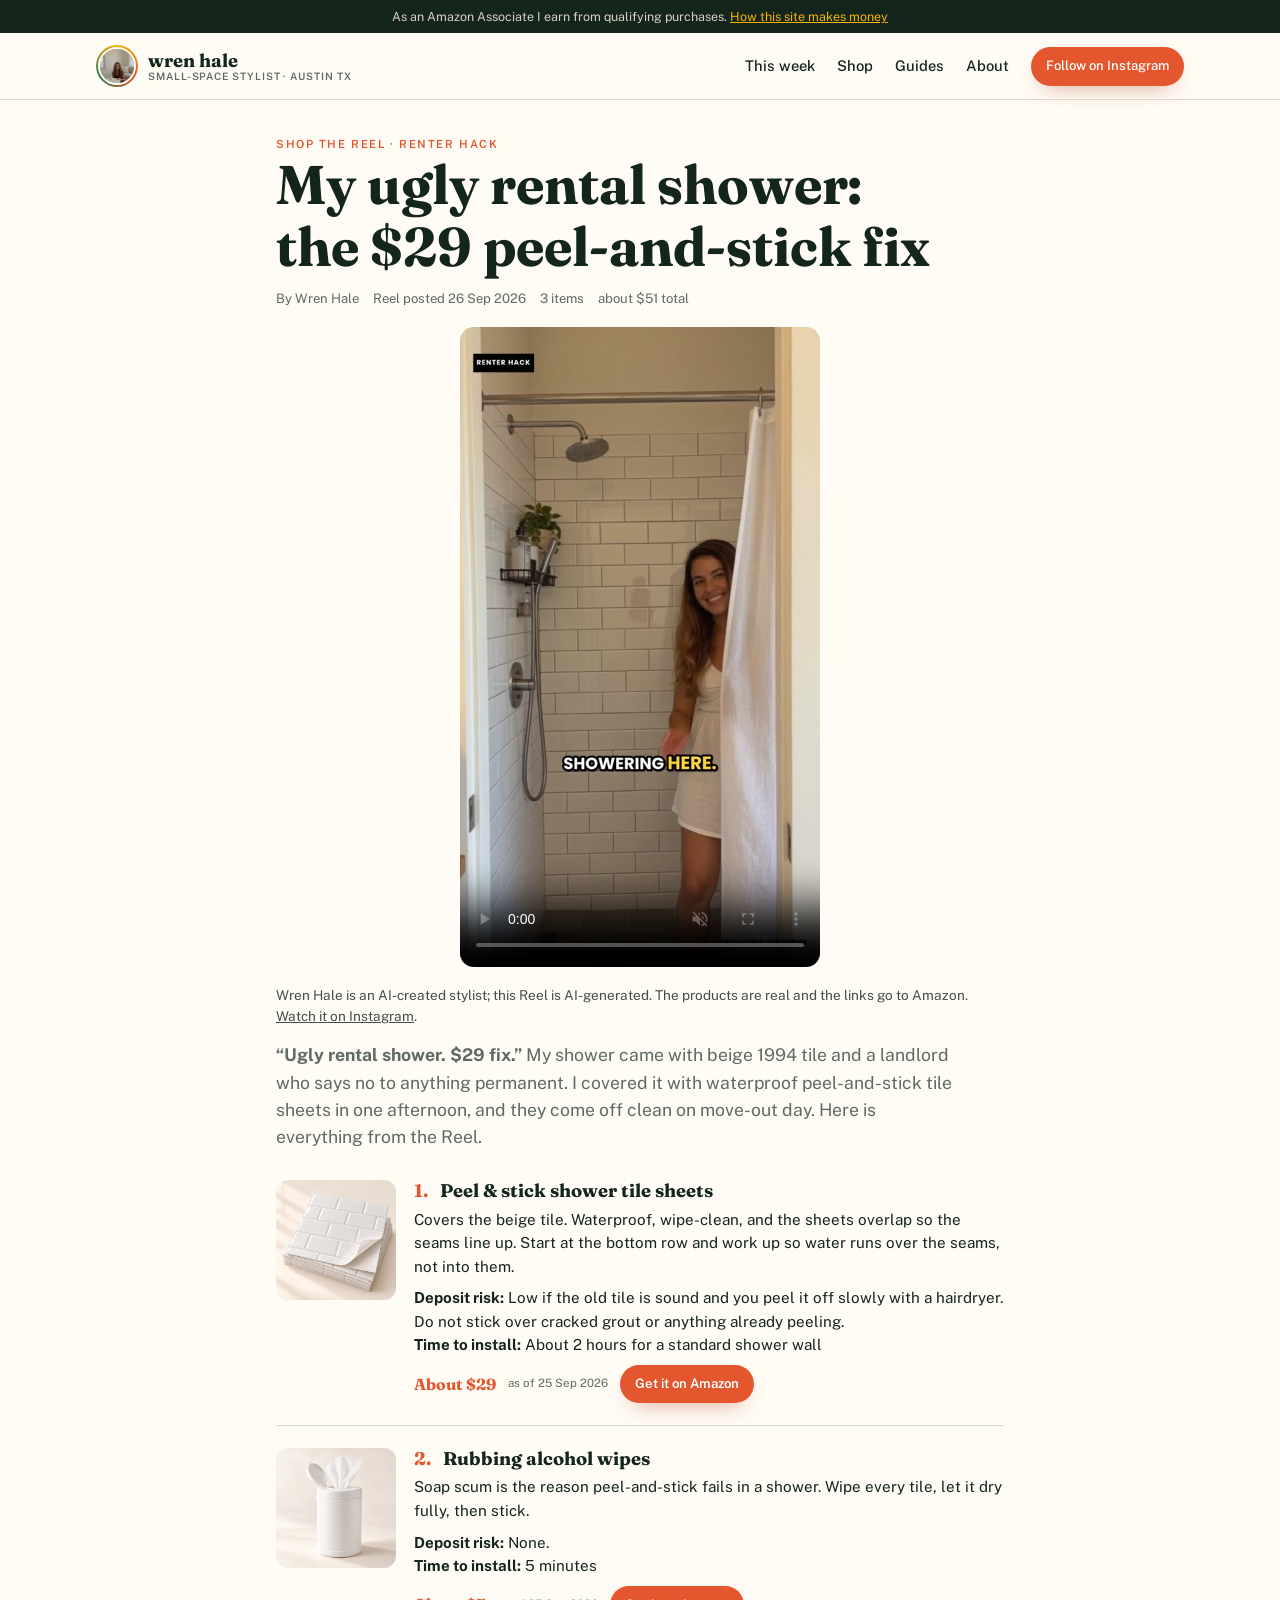
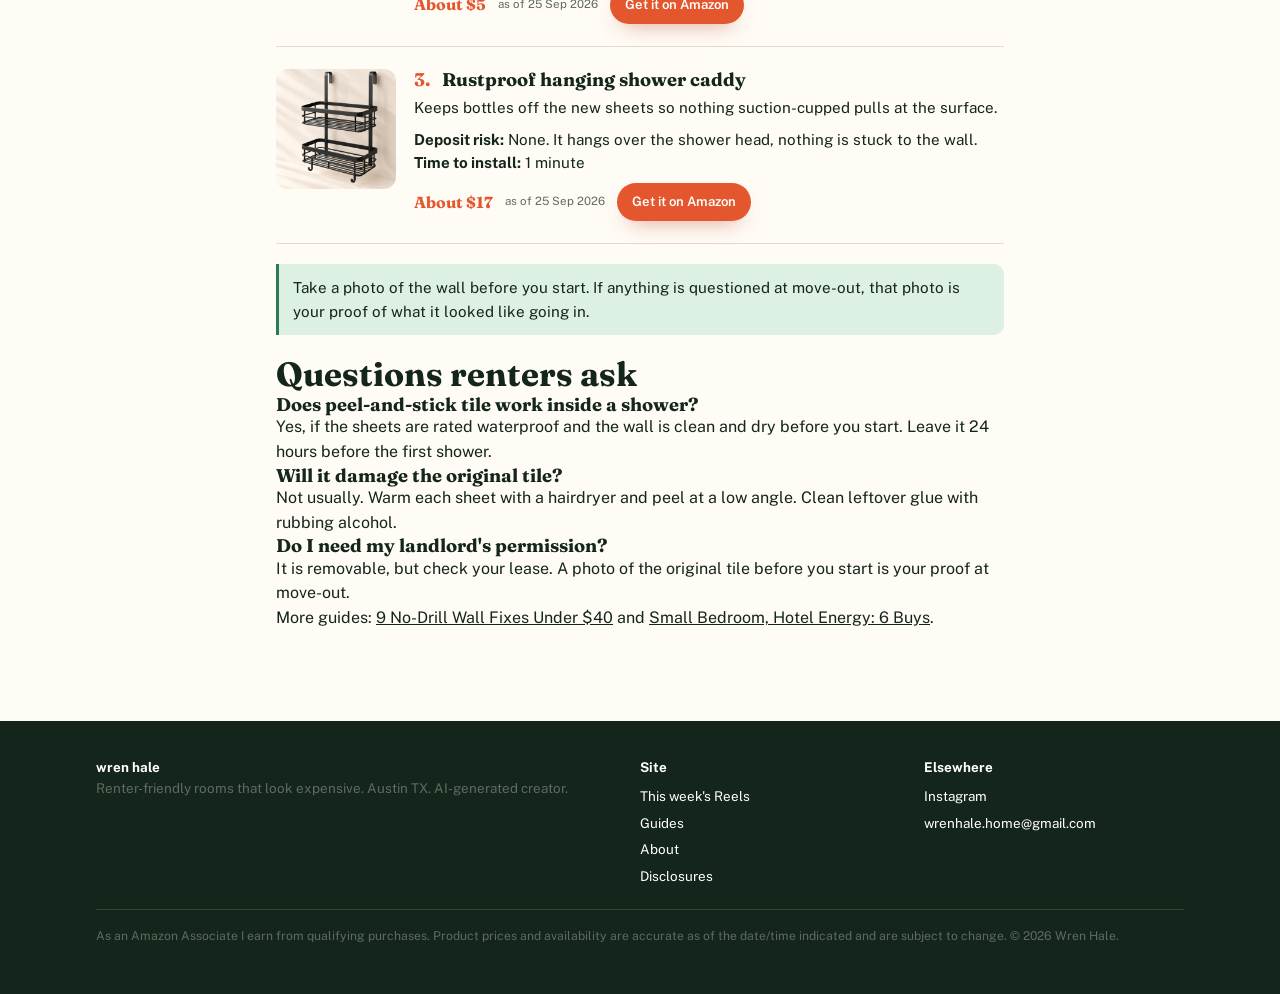
<file: reels/2026-09-26-a.html>
<!doctype html>
<html lang="en">
<head>
<meta charset="UTF-8">
<meta name="viewport" content="width=device-width, initial-scale=1">
<title>Ugly Rental Shower, $29 Fix (Peel-and-Stick Tile) | Wren Hale</title>
<meta name="description" content="The peel-and-stick shower tile sheets from Wren's Reel: price, deposit risk, install time and how to get them off clean at move-out.">
<meta property="og:title" content="Ugly Rental Shower, $29 Fix (Peel-and-Stick Tile)">
<meta property="og:description" content="The peel-and-stick shower tile sheets from Wren's Reel: price, deposit risk, install time and how to get them off clean at move-out.">
<meta property="og:image" content="https://wren.copperwingstudio.com/video/ig/2026-09-26-a.jpg">
<meta property="og:type" content="article">
<link rel="preconnect" href="https://fonts.googleapis.com">
<link rel="preconnect" href="https://fonts.gstatic.com" crossorigin>
<link href="https://fonts.googleapis.com/css2?family=Fraunces:opsz,wght@9..144,400;9..144,600;9..144,700&family=Public+Sans:wght@400;500;600;700&display=swap" rel="stylesheet">
<link rel="stylesheet" href="../css/site.css">
<style>.reelvid{display:block;width:100%;max-width:360px;aspect-ratio:9/16;margin:18px auto;border-radius:14px;background:#111;object-fit:cover}.aid{font-size:.85em;opacity:.8}</style>
<script data-goatcounter="https://wrenhale.goatcounter.com/count" async src="//gc.zgo.at/count.js"></script>
<script defer src="../js/track.js"></script>
</head>
<body>
<div class="disc">As an Amazon Associate I earn from qualifying purchases. <a href="../disclosure.html">How this site makes money</a></div>
<nav class="top" id="nav"><div class="wrap"><a class="brand" href="../index.html"><span class="mark"><img src="../img/sun.jpg" alt=""></span><span class="bt"><span class="bn">wren hale</span><span class="bs">small-space stylist · Austin TX</span></span></a><ul id="menu"><li><a href="../index.html#week">This week</a></li><li><a href="../index.html#shop">Shop</a></li><li><a href="../index.html#guides">Guides</a></li><li><a href="../about.html">About</a></li><li class="cta"><a class="btn dark sm" href="https://www.instagram.com/wrenhale.home/">Follow on Instagram</a></li></ul><button class="burger" id="burger" aria-label="Menu" aria-expanded="false"><span></span><span></span><span></span></button></div></nav>


<main class="article">
<p class="eyebrow">Shop the Reel · Renter hack</p>
<h1>My ugly rental shower: the $29 peel-and-stick fix</h1>
<div class="meta"><span>By Wren Hale</span><span>Reel posted 26 Sep 2026</span><span>3 items</span><span>about $51 total</span></div>
<video class="reelvid" src="../video/ig/2026-09-26-a.mp4" poster="../video/ig/2026-09-26-a.jpg" controls muted playsinline preload="metadata"></video>
<p class="aid">Wren Hale is an AI-created stylist; this Reel is AI-generated. The products are real and the links go to Amazon. <a href="https://www.instagram.com/reel/DdwwBGNDPA-/">Watch it on Instagram</a>.</p>
<p class="intro"><b>“Ugly rental shower. $29 fix.”</b> My shower came with beige 1994 tile and a landlord who says no to anything permanent. I covered it with waterproof peel-and-stick tile sheets in one afternoon, and they come off clean on move-out day. Here is everything from the Reel.</p>
<div class="item" id="item-1" data-id="shower">
<img src="../img/products/shower.jpg" alt="">
<div>
<h3><span>1.</span> Peel &amp; stick shower tile sheets</h3>
<p>Covers the beige tile. Waterproof, wipe-clean, and the sheets overlap so the seams line up. Start at the bottom row and work up so water runs over the seams, not into them.</p>
<p><b>Deposit risk:</b> Low if the old tile is sound and you peel it off slowly with a hairdryer. Do not stick over cracked grout or anything already peeling.<br><b>Time to install:</b> About 2 hours for a standard shower wall</p>
<div class="row"><span class="pr">About $29</span><span class="asof">as of 25 Sep 2026</span><a class="btn dark sm" href="https://www.amazon.com/s?k=peel+and+stick+shower+wall+tile+waterproof&tag=wrenhale-20" target="_blank" rel="noopener sponsored">Get it on Amazon</a></div>
</div>
</div>
<div class="item" id="item-2" data-id="alcohol">
<img src="../img/products/alcohol.jpg" alt="">
<div>
<h3><span>2.</span> Rubbing alcohol wipes</h3>
<p>Soap scum is the reason peel-and-stick fails in a shower. Wipe every tile, let it dry fully, then stick.</p>
<p><b>Deposit risk:</b> None.<br><b>Time to install:</b> 5 minutes</p>
<div class="row"><span class="pr">About $5</span><span class="asof">as of 25 Sep 2026</span><a class="btn dark sm" href="https://www.amazon.com/s?k=isopropyl+alcohol+wipes&tag=wrenhale-20" target="_blank" rel="noopener sponsored">Get it on Amazon</a></div>
</div>
</div>
<div class="item" id="item-3" data-id="caddy">
<img src="../img/products/caddy.jpg" alt="">
<div>
<h3><span>3.</span> Rustproof hanging shower caddy</h3>
<p>Keeps bottles off the new sheets so nothing suction-cupped pulls at the surface.</p>
<p><b>Deposit risk:</b> None. It hangs over the shower head, nothing is stuck to the wall.<br><b>Time to install:</b> 1 minute</p>
<div class="row"><span class="pr">About $17</span><span class="asof">as of 25 Sep 2026</span><a class="btn dark sm" href="https://www.amazon.com/s?k=rustproof+hanging+shower+caddy+black&tag=wrenhale-20" target="_blank" rel="noopener sponsored">Get it on Amazon</a></div>
</div>
</div>

<div class="tip">Take a photo of the wall before you start. If anything is questioned at move-out, that photo is your proof of what it looked like going in.</div>
<h2>Questions renters ask</h2>
<h3>Does peel-and-stick tile work inside a shower?</h3><p>Yes, if the sheets are rated waterproof and the wall is clean and dry before you start. Leave it 24 hours before the first shower.</p>
<h3>Will it damage the original tile?</h3><p>Not usually. Warm each sheet with a hairdryer and peel at a low angle. Clean leftover glue with rubbing alcohol.</p>
<h3>Do I need my landlord&#x27;s permission?</h3><p>It is removable, but check your lease. A photo of the original tile before you start is your proof at move-out.</p>

<p>More guides: <a href="../guides/no-drill-walls.html">9 No-Drill Wall Fixes Under $40</a> and <a href="../guides/small-bedroom.html">Small Bedroom, Hotel Energy: 6 Buys</a>.</p>
</main>

<footer class="site"><div class="wrap"><div class="cols"><div><b>wren hale</b><br>Renter-friendly rooms that look expensive. Austin TX. AI-generated creator.</div><div><b>Site</b><ul><li><a href="../index.html">This week's Reels</a></li><li><a href="../index.html#guides">Guides</a></li><li><a href="../about.html">About</a></li><li><a href="../disclosure.html">Disclosures</a></li></ul></div><div><b>Elsewhere</b><ul><li><a href="https://www.instagram.com/wrenhale.home/">Instagram</a></li><li><a href="mailto:wrenhale.home@gmail.com">wrenhale.home@gmail.com</a></li></ul></div></div><div class="legal">As an Amazon Associate I earn from qualifying purchases. Product prices and availability are accurate as of the date/time indicated and are subject to change. © 2026 Wren Hale.</div></div></footer>
<script src="../js/site.js"></script>
</body>
</html>
</file>
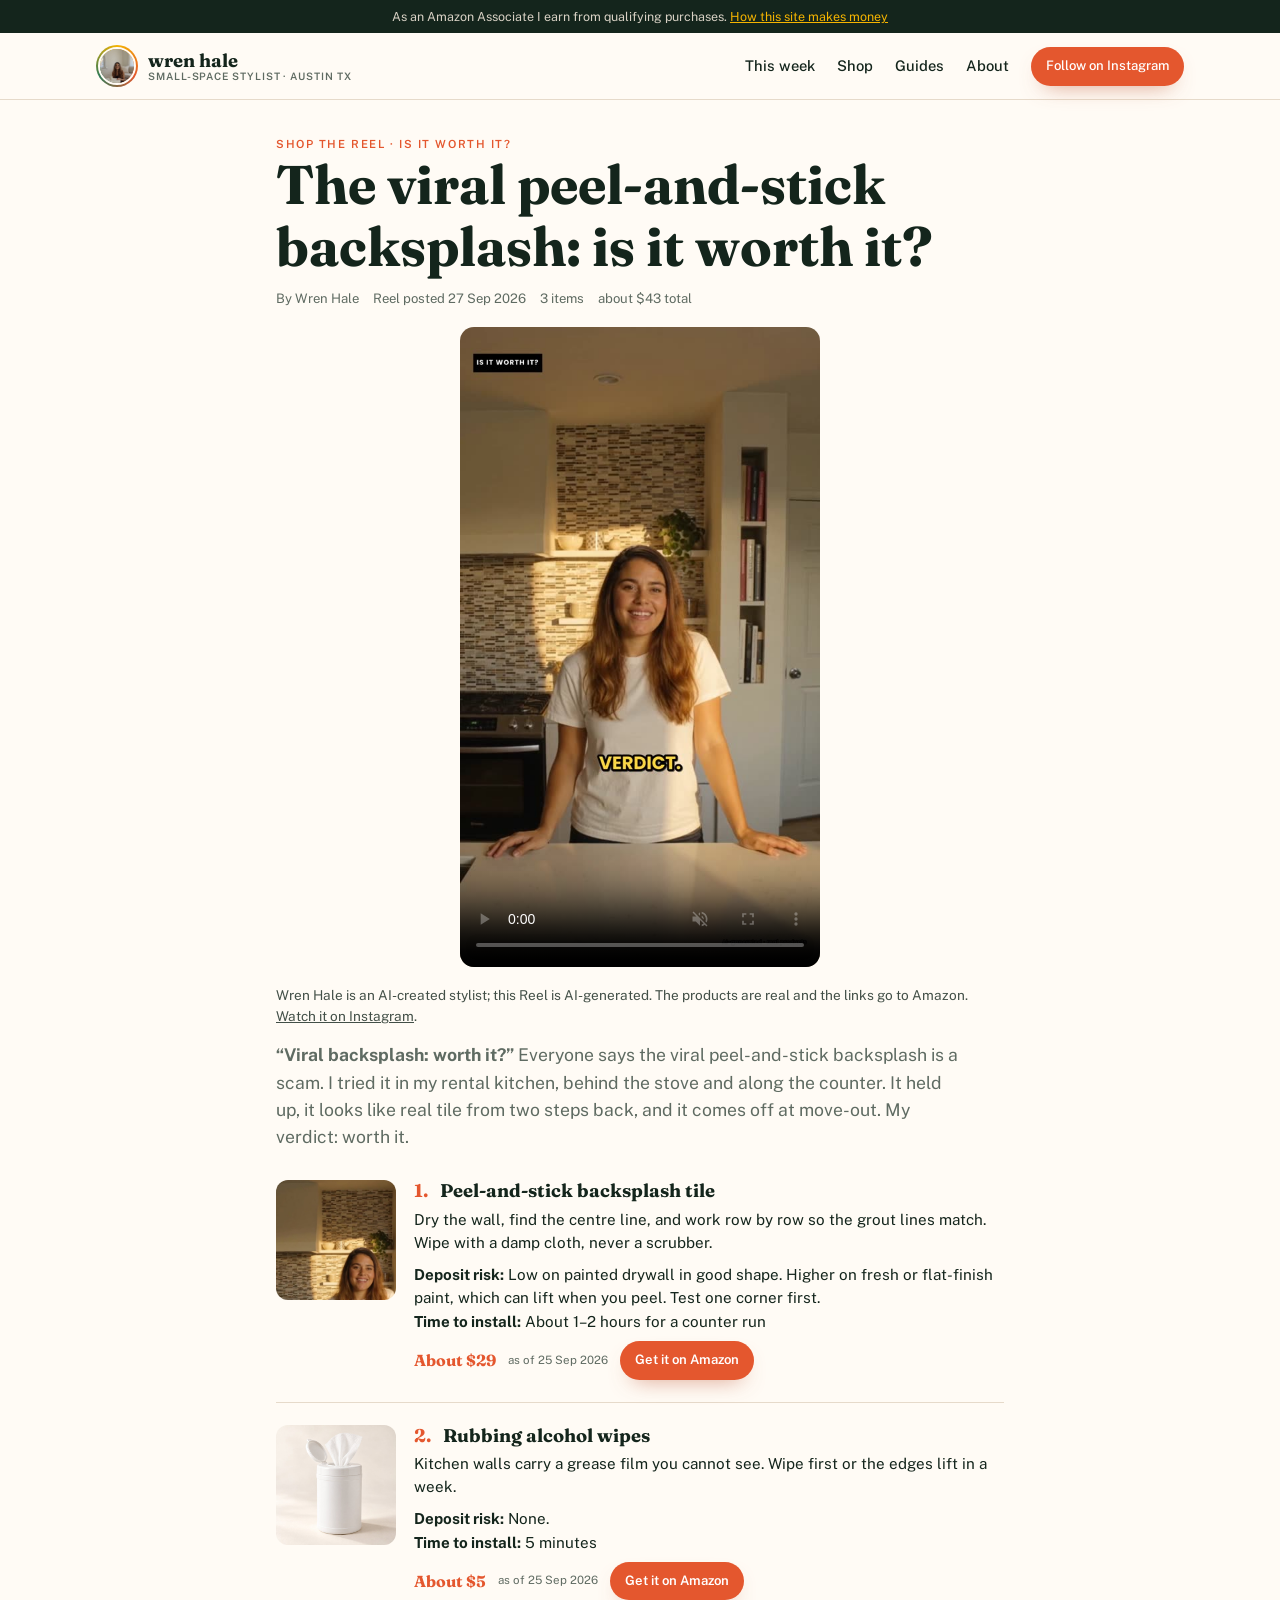
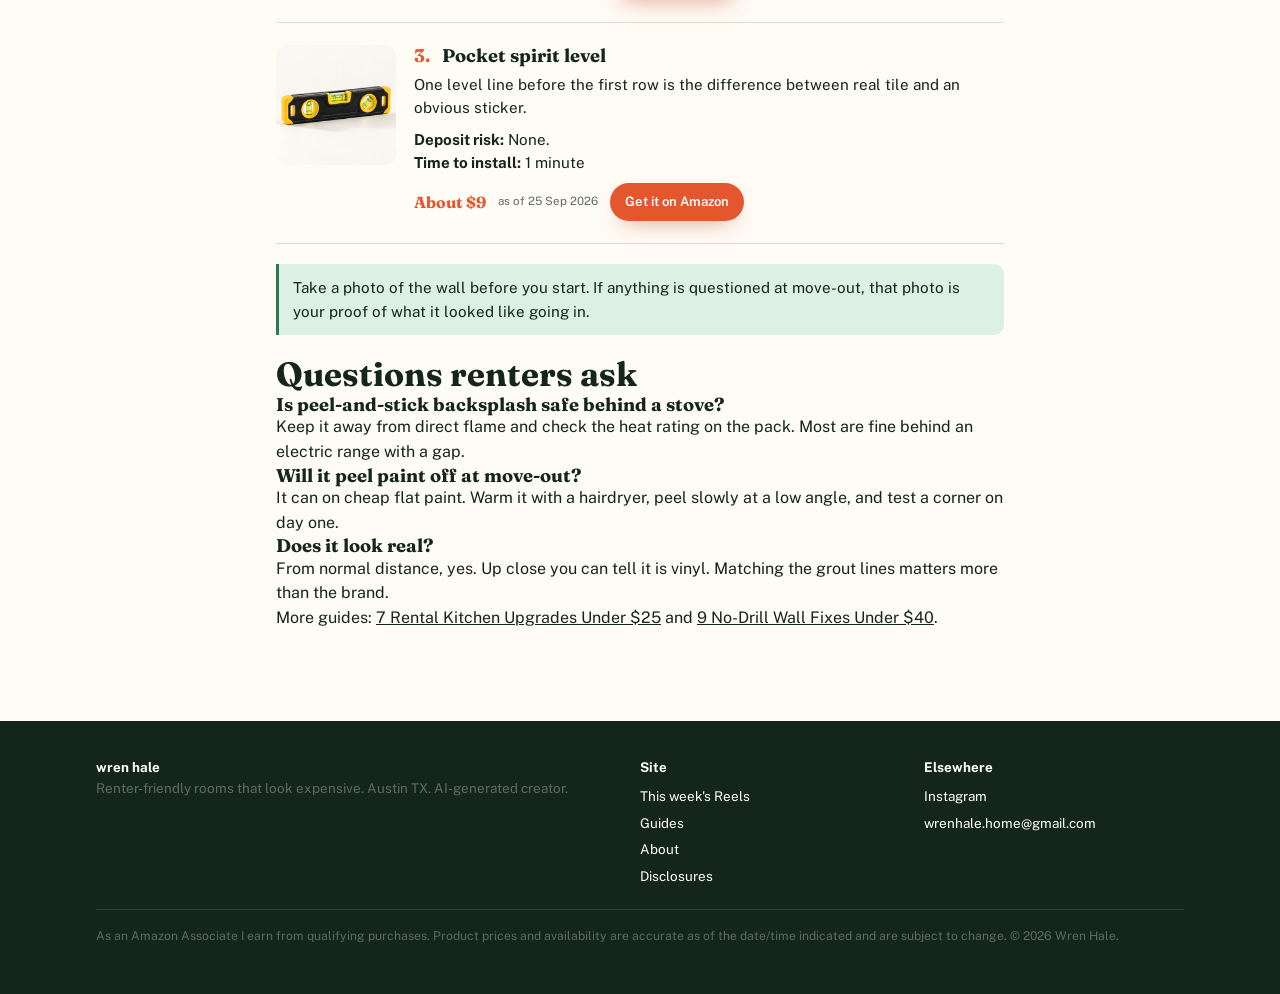
<file: reels/2026-09-27-a.html>
<!doctype html>
<html lang="en">
<head>
<meta charset="UTF-8">
<meta name="viewport" content="width=device-width, initial-scale=1">
<title>Viral Peel-and-Stick Backsplash: Worth It in a Rental? | Wren Hale</title>
<meta name="description" content="Wren tested the viral peel-and-stick backsplash in a rental kitchen. Honest verdict, price, deposit risk, install time and move-out tips.">
<meta property="og:title" content="Viral Peel-and-Stick Backsplash: Worth It in a Rental?">
<meta property="og:description" content="Wren tested the viral peel-and-stick backsplash in a rental kitchen. Honest verdict, price, deposit risk, install time and move-out tips.">
<meta property="og:image" content="https://wren.copperwingstudio.com/video/ig/2026-09-27-a.jpg">
<meta property="og:type" content="article">
<link rel="preconnect" href="https://fonts.googleapis.com">
<link rel="preconnect" href="https://fonts.gstatic.com" crossorigin>
<link href="https://fonts.googleapis.com/css2?family=Fraunces:opsz,wght@9..144,400;9..144,600;9..144,700&family=Public+Sans:wght@400;500;600;700&display=swap" rel="stylesheet">
<link rel="stylesheet" href="../css/site.css">
<style>.reelvid{display:block;width:100%;max-width:360px;aspect-ratio:9/16;margin:18px auto;border-radius:14px;background:#111;object-fit:cover}.aid{font-size:.85em;opacity:.8}</style>
<script data-goatcounter="https://wrenhale.goatcounter.com/count" async src="//gc.zgo.at/count.js"></script>
<script defer src="../js/track.js"></script>
</head>
<body>
<div class="disc">As an Amazon Associate I earn from qualifying purchases. <a href="../disclosure.html">How this site makes money</a></div>
<nav class="top" id="nav"><div class="wrap"><a class="brand" href="../index.html"><span class="mark"><img src="../img/sun.jpg" alt=""></span><span class="bt"><span class="bn">wren hale</span><span class="bs">small-space stylist · Austin TX</span></span></a><ul id="menu"><li><a href="../index.html#week">This week</a></li><li><a href="../index.html#shop">Shop</a></li><li><a href="../index.html#guides">Guides</a></li><li><a href="../about.html">About</a></li><li class="cta"><a class="btn dark sm" href="https://www.instagram.com/wrenhale.home/">Follow on Instagram</a></li></ul><button class="burger" id="burger" aria-label="Menu" aria-expanded="false"><span></span><span></span><span></span></button></div></nav>


<main class="article">
<p class="eyebrow">Shop the Reel · Is it worth it?</p>
<h1>The viral peel-and-stick backsplash: is it worth it?</h1>
<div class="meta"><span>By Wren Hale</span><span>Reel posted 27 Sep 2026</span><span>3 items</span><span>about $43 total</span></div>
<video class="reelvid" src="../video/ig/2026-09-27-a.mp4" poster="../video/ig/2026-09-27-a.jpg" controls muted playsinline preload="metadata"></video>
<p class="aid">Wren Hale is an AI-created stylist; this Reel is AI-generated. The products are real and the links go to Amazon. <a href="https://www.instagram.com/reel/DdzbPzkiT28/">Watch it on Instagram</a>.</p>
<p class="intro"><b>“Viral backsplash: worth it?”</b> Everyone says the viral peel-and-stick backsplash is a scam. I tried it in my rental kitchen, behind the stove and along the counter. It held up, it looks like real tile from two steps back, and it comes off at move-out. My verdict: worth it.</p>
<div class="item" id="item-1" data-id="backsplash">
<img src="../img/products/backsplash.jpg" alt="">
<div>
<h3><span>1.</span> Peel-and-stick backsplash tile</h3>
<p>Dry the wall, find the centre line, and work row by row so the grout lines match. Wipe with a damp cloth, never a scrubber.</p>
<p><b>Deposit risk:</b> Low on painted drywall in good shape. Higher on fresh or flat-finish paint, which can lift when you peel. Test one corner first.<br><b>Time to install:</b> About 1–2 hours for a counter run</p>
<div class="row"><span class="pr">About $29</span><span class="asof">as of 25 Sep 2026</span><a class="btn dark sm" href="https://www.amazon.com/s?k=peel+and+stick+backsplash+tile+kitchen&tag=wrenhale-20" target="_blank" rel="noopener sponsored">Get it on Amazon</a></div>
</div>
</div>
<div class="item" id="item-2" data-id="alcohol">
<img src="../img/products/alcohol.jpg" alt="">
<div>
<h3><span>2.</span> Rubbing alcohol wipes</h3>
<p>Kitchen walls carry a grease film you cannot see. Wipe first or the edges lift in a week.</p>
<p><b>Deposit risk:</b> None.<br><b>Time to install:</b> 5 minutes</p>
<div class="row"><span class="pr">About $5</span><span class="asof">as of 25 Sep 2026</span><a class="btn dark sm" href="https://www.amazon.com/s?k=isopropyl+alcohol+wipes&tag=wrenhale-20" target="_blank" rel="noopener sponsored">Get it on Amazon</a></div>
</div>
</div>
<div class="item" id="item-3" data-id="level">
<img src="../img/products/level.jpg" alt="">
<div>
<h3><span>3.</span> Pocket spirit level</h3>
<p>One level line before the first row is the difference between real tile and an obvious sticker.</p>
<p><b>Deposit risk:</b> None.<br><b>Time to install:</b> 1 minute</p>
<div class="row"><span class="pr">About $9</span><span class="asof">as of 25 Sep 2026</span><a class="btn dark sm" href="https://www.amazon.com/s?k=small+magnetic+torpedo+level&tag=wrenhale-20" target="_blank" rel="noopener sponsored">Get it on Amazon</a></div>
</div>
</div>

<div class="tip">Take a photo of the wall before you start. If anything is questioned at move-out, that photo is your proof of what it looked like going in.</div>
<h2>Questions renters ask</h2>
<h3>Is peel-and-stick backsplash safe behind a stove?</h3><p>Keep it away from direct flame and check the heat rating on the pack. Most are fine behind an electric range with a gap.</p>
<h3>Will it peel paint off at move-out?</h3><p>It can on cheap flat paint. Warm it with a hairdryer, peel slowly at a low angle, and test a corner on day one.</p>
<h3>Does it look real?</h3><p>From normal distance, yes. Up close you can tell it is vinyl. Matching the grout lines matters more than the brand.</p>

<p>More guides: <a href="../guides/rental-kitchen.html">7 Rental Kitchen Upgrades Under $25</a> and <a href="../guides/no-drill-walls.html">9 No-Drill Wall Fixes Under $40</a>.</p>
</main>

<footer class="site"><div class="wrap"><div class="cols"><div><b>wren hale</b><br>Renter-friendly rooms that look expensive. Austin TX. AI-generated creator.</div><div><b>Site</b><ul><li><a href="../index.html">This week's Reels</a></li><li><a href="../index.html#guides">Guides</a></li><li><a href="../about.html">About</a></li><li><a href="../disclosure.html">Disclosures</a></li></ul></div><div><b>Elsewhere</b><ul><li><a href="https://www.instagram.com/wrenhale.home/">Instagram</a></li><li><a href="mailto:wrenhale.home@gmail.com">wrenhale.home@gmail.com</a></li></ul></div></div><div class="legal">As an Amazon Associate I earn from qualifying purchases. Product prices and availability are accurate as of the date/time indicated and are subject to change. © 2026 Wren Hale.</div></div></footer>
<script src="../js/site.js"></script>
</body>
</html>
</file>
<file: css/site.css>
/* Wren Hale — site stylesheet (v3) */
:root{
  --bg:#FFFBF5;--bg2:#F3E9DC;--ink:#14251C;--muted:#5F6B62;--line:#E6DACA;--card:#FFFFFF;
  --sage:#2F7A56;--sage-dark:#1B5C3F;--sage-soft:#DDF0E4;
  --clay:#E4572E;--clay-dark:#C2401C;--clay-soft:#FFE1D3;
  --gold:#F5B400;--gold-soft:#FFF0BF;
  --r:16px;--shadow:0 24px 40px -28px rgba(20,37,28,.45);
  --font-d:"Fraunces",Georgia,serif;--font-b:"Public Sans",system-ui,sans-serif;
}
*{box-sizing:border-box}
html{scroll-behavior:smooth;-webkit-text-size-adjust:100%}
body{margin:0;overflow-x:hidden;background:var(--bg);color:var(--ink);font-family:var(--font-b);font-size:16px;line-height:1.55}
img,video{max-width:100%;display:block}
a{color:inherit}
h1,h2,h3,h4{font-family:var(--font-d);margin:0;text-wrap:balance;line-height:1.15}
h1{font-size:clamp(2rem,5vw,3.4rem);font-weight:700}
h2{font-size:clamp(1.5rem,3vw,2.1rem);font-weight:700}
h3{font-size:1.15rem;font-weight:700}
p{margin:0}
.muted{color:var(--muted)}
.wrap{max-width:1120px;margin:0 auto;padding:0 16px}
.eyebrow{font-size:.7rem;letter-spacing:.14em;text-transform:uppercase;color:var(--clay);font-weight:600}
.btn{display:inline-flex;align-items:center;gap:8px;padding:12px 20px;border-radius:99px;font-weight:600;text-decoration:none;font-size:.95rem;border:1px solid transparent;cursor:pointer;font-family:var(--font-b);transition:transform .15s,box-shadow .15s,background .15s}
.btn.dark{background:var(--clay);color:#fff;box-shadow:0 10px 22px -12px rgba(196,105,75,.8)}
.btn.dark:hover{background:var(--clay-dark);transform:translateY(-2px)}
.btn.light{background:var(--card);color:var(--ink);border-color:var(--line)}
.btn.light:hover{transform:translateY(-2px);box-shadow:var(--shadow)}
.btn.green{background:var(--sage-dark);color:#fff}
.btn.sm{padding:8px 14px;font-size:.82rem}
.btn:focus-visible,button:focus-visible,a:focus-visible{outline:2px solid var(--sage-dark);outline-offset:2px}

/* disclosure bar */
.disc{background:var(--ink);color:#D9D2C5;font-size:.78rem;text-align:center;padding:7px 16px}
.disc a{color:var(--gold)}

/* nav */
nav.top{position:sticky;top:0;z-index:30;background:rgba(255,251,245,.88);backdrop-filter:blur(10px);border-bottom:1px solid var(--line);transition:box-shadow .2s}
nav.top.scrolled{box-shadow:0 10px 30px -20px rgba(29,40,34,.5)}
nav.top .wrap{display:flex;align-items:center;justify-content:space-between;height:66px;gap:12px}
.brand{display:flex;align-items:center;gap:10px;text-decoration:none}
.mark{width:42px;height:42px;border-radius:50%;padding:2px;background:conic-gradient(var(--gold),var(--clay),var(--sage),var(--gold));flex:none}
.mark img{width:100%;height:100%;border-radius:50%;object-fit:cover;object-position:50% 20%;border:2px solid var(--bg)}
.bt{display:grid;line-height:1.1}
.bn{font-family:var(--font-d);font-weight:700;font-size:1.15rem}
.bs{font-size:.64rem;letter-spacing:.09em;text-transform:uppercase;color:var(--muted);font-weight:600}
nav.top ul{display:flex;gap:22px;list-style:none;margin:0;padding:0;font-size:.92rem;align-items:center}
nav.top ul a{position:relative;padding:4px 0;color:var(--ink);text-decoration:none;font-weight:500}
nav.top ul li:not(.cta) a::after{content:"";position:absolute;left:0;bottom:-2px;width:0;height:2px;background:var(--gold);transition:width .2s}
nav.top ul li:not(.cta) a:hover::after,nav.top ul li:not(.cta) a[aria-current]::after{width:100%}
.burger{display:none;width:40px;height:40px;border:1px solid var(--line);background:var(--card);border-radius:10px;cursor:pointer;padding:9px;flex-direction:column;justify-content:space-between;flex:none}
.burger span{display:block;height:2px;background:var(--ink);border-radius:2px;transition:transform .2s,opacity .2s}
@media (max-width:720px){
  nav.top ul{display:none}
  .burger{display:flex}
  nav.top ul.open{display:grid;position:absolute;left:16px;right:16px;top:74px;background:var(--card);border:1px solid var(--line);border-radius:var(--r);padding:14px;gap:12px;box-shadow:var(--shadow)}
  .burger[aria-expanded="true"] span:nth-child(1){transform:translateY(9px) rotate(45deg)}
  .burger[aria-expanded="true"] span:nth-child(2){opacity:0}
  .burger[aria-expanded="true"] span:nth-child(3){transform:translateY(-9px) rotate(-45deg)}
}

/* sections */
section{padding:44px 0}
.sec-head{display:flex;justify-content:space-between;align-items:end;gap:12px;margin-bottom:20px;flex-wrap:wrap}
.sec-head p{margin-top:6px;color:var(--muted);max-width:60ch}
.h-line{position:relative;display:inline-block}
.h-line::after{content:"";position:absolute;left:0;bottom:-8px;width:44px;height:4px;border-radius:2px;background:var(--gold)}

/* ===== shop the reel hero ===== */
.reel-hero{position:relative;padding:32px 0 44px}
.reel-hero::before{content:"";position:absolute;inset:0;z-index:-1;background:
  radial-gradient(60% 75% at 12% 15%,#FFD3C0 0%,transparent 70%),
  radial-gradient(45% 60% at 92% 25%,#CFECD9 0%,transparent 70%),
  radial-gradient(40% 50% at 60% 95%,#FFEFB8 0%,transparent 70%);animation:drift 16s ease-in-out infinite alternate}
@keyframes drift{from{transform:translate3d(0,0,0) scale(1)}to{transform:translate3d(24px,12px,0) scale(1.05)}}
.reel-grid{display:grid;grid-template-columns:minmax(260px,340px) 1fr;gap:32px;align-items:start}
@media (max-width:820px){.reel-grid{grid-template-columns:1fr}.phone{max-width:300px;margin:0 auto}}
.phone{position:relative;aspect-ratio:9/16;border-radius:34px;background:#111;padding:10px;outline:6px solid var(--gold);outline-offset:6px;box-shadow:0 40px 70px -30px rgba(29,40,34,.6)}
.phone::before{content:"";position:absolute;top:10px;left:50%;transform:translateX(-50%);width:36%;height:22px;background:#111;border-radius:0 0 14px 14px;z-index:3}
.phone .screen{position:relative;width:100%;height:100%;border-radius:26px;overflow:hidden;background:#000}
.phone video{width:100%;height:100%;object-fit:cover}
.phone .rlab{position:absolute;left:14px;bottom:16px;right:14px;color:#fff;z-index:2;text-shadow:0 2px 8px rgba(0,0,0,.5)}
.phone .rlab b{font-family:var(--font-d);font-size:1.15rem;display:block;line-height:1.15}
.phone .rlab small{opacity:.9}
.phone .screen::after{content:"";position:absolute;inset:auto 0 0 0;height:45%;background:linear-gradient(to top,rgba(0,0,0,.55),transparent)}
.phone .play{position:absolute;right:14px;top:34px;z-index:2;background:rgba(255,255,255,.9);color:#111;font-size:.7rem;font-weight:600;padding:4px 10px;border-radius:99px}
.reel-side h1{margin:6px 0 10px}
.reel-side .lead{color:var(--muted);max-width:52ch;margin-bottom:18px}
.reel-nav{display:flex;gap:8px;align-items:center;margin:14px 0 18px;flex-wrap:wrap}
.reel-nav button{border:1px solid var(--line);background:var(--card);border-radius:99px;padding:7px 12px;font:inherit;font-size:.82rem;cursor:pointer;color:var(--ink);display:flex;gap:6px;align-items:center}
.reel-nav button[aria-pressed="true"]{background:var(--ink);color:#fff;border-color:var(--ink)}
.reel-nav button img{width:22px;height:22px;border-radius:50%;object-fit:cover}
.reel-products{display:grid;grid-template-columns:repeat(auto-fill,minmax(210px,1fr));gap:12px}
.rp{background:var(--card);border:1px solid var(--line);border-radius:var(--r);padding:12px;display:grid;grid-template-columns:64px 1fr;gap:12px;align-items:start;text-decoration:none;transition:transform .2s,box-shadow .2s}
.rp:hover{transform:translateY(-3px);box-shadow:var(--shadow)}
.rp img{width:64px;height:64px;object-fit:cover;border-radius:10px}
.rp b{display:block;font-size:.95rem;line-height:1.25}
.rp .pr{font-family:var(--font-d);font-weight:700;color:var(--clay)}
.rp small{color:var(--muted);display:block;font-size:.76rem}
.rp .dupe{font-size:.76rem;color:var(--sage-dark);font-weight:600;text-decoration:underline;margin-top:2px}
.rp .badge{font-size:.62rem;letter-spacing:.06em;text-transform:uppercase;background:var(--gold-soft);color:#7A5A16;padding:2px 7px;border-radius:4px;font-weight:600}

/* ticker */
.ticker{overflow:hidden;background:var(--ink);color:#fff;white-space:nowrap}
.ticker div{display:inline-block;padding:10px 0;animation:tick 40s linear infinite;font-family:var(--font-d);font-size:1rem}
.ticker span{margin:0 28px;color:#fff}.ticker span::before{content:"✦";color:var(--gold);margin-right:14px}
@keyframes tick{from{transform:translateX(0)}to{transform:translateX(-50%)}}

/* ===== filter bar ===== */
.fbar{position:sticky;top:66px;z-index:20;background:rgba(255,251,245,.95);backdrop-filter:blur(8px);border-bottom:1px solid var(--line);padding:10px 0}
.fbar .wrap{display:flex;gap:10px;align-items:center;flex-wrap:wrap}
.fbar .search{flex:1 1 200px;display:flex;align-items:center;gap:8px;background:var(--card);border:1px solid var(--line);border-radius:99px;padding:8px 14px}
.fbar .search input{border:0;background:transparent;font:inherit;flex:1;min-width:0;outline:none;color:var(--ink)}
.fgroup{display:flex;gap:6px;flex-wrap:wrap}
.fgroup button{border:1px solid var(--line);background:var(--card);border-radius:99px;padding:7px 12px;font:inherit;font-size:.8rem;cursor:pointer;color:var(--ink);transition:background .15s,color .15s}
.fgroup button[aria-pressed="true"]{background:var(--sage-dark);color:#fff;border-color:var(--sage-dark)}
.fgroup[data-key="budget"] button[aria-pressed="true"]{background:var(--gold);color:var(--ink);border-color:var(--gold)}
.fgroup[data-key="kind"] button[aria-pressed="true"]{background:var(--clay);color:#fff;border-color:var(--clay)}
.fbar .clear{font-size:.8rem;color:var(--clay);background:none;border:0;cursor:pointer;font-weight:600;font-family:var(--font-b)}
@media (max-width:720px){.fbar{position:static}.fgroup{overflow-x:auto;flex-wrap:nowrap;max-width:100%;padding-bottom:2px}.fgroup button{white-space:nowrap}}

/* ===== product grid ===== */
.grid{display:grid;grid-template-columns:repeat(auto-fill,minmax(230px,1fr));gap:16px}
@media (max-width:520px){.grid{grid-template-columns:1fr 1fr;gap:10px}}
.pc{background:var(--card);border:1px solid var(--line);border-radius:var(--r);overflow:hidden;display:grid;grid-template-rows:1fr auto;color:var(--ink);transition:transform .25s cubic-bezier(.2,.8,.2,1),box-shadow .25s;box-shadow:0 1px 2px rgba(29,40,34,.04)}
.pc:hover{transform:translateY(-6px);box-shadow:var(--shadow)}
.pc .pic{position:relative;overflow:hidden;aspect-ratio:1/1;background:#F7F2EA}
.pc .pic img{width:100%;height:100%;object-fit:cover;transition:transform 1s}
.pc:hover .pic img{transform:scale(1.08)}
.pc .flag{position:absolute;left:10px;top:10px;font-size:.62rem;letter-spacing:.08em;text-transform:uppercase;font-weight:700;padding:4px 8px;border-radius:6px;background:var(--gold);color:var(--ink)}
.pc .flag.restock{background:var(--sage-soft);color:var(--sage-dark)}
.pc .kind{position:absolute;right:10px;top:10px;font-size:.62rem;letter-spacing:.08em;text-transform:uppercase;font-weight:700;padding:4px 8px;border-radius:6px;background:var(--sage-dark);color:#fff}
.pc .kind.dupe{background:var(--clay)}.pc .kind.find{background:var(--gold);color:var(--ink)}
.pc .pic .vid{position:absolute;right:10px;bottom:10px;background:rgba(0,0,0,.55);color:#fff;font-size:.68rem;padding:4px 9px;border-radius:99px}
.pc a.main{text-decoration:none;color:inherit;display:grid;grid-template-rows:auto 1fr}
.pc .body{padding:12px 13px 14px;display:grid;gap:5px;align-content:start}
.pc b{font-size:.98rem;line-height:1.25}
.pc .why{color:var(--muted);font-size:.83rem}
.pc .row{display:flex;justify-content:space-between;align-items:baseline;gap:8px;margin-top:2px}
.pc .pr{font-family:var(--font-d);font-weight:700;color:var(--clay);font-size:1.05rem}
.pc .asof{font-size:.68rem;color:var(--muted)}
.pc .ret{font-size:.72rem;font-weight:600;color:var(--sage-dark)}
.pc .dupe{font-size:.76rem;color:var(--muted);padding:0 13px 12px;margin-top:-4px}
.pc .dupe a{color:var(--sage-dark);font-weight:600}
.empty{padding:40px;text-align:center;color:var(--muted);border:1px dashed var(--line);border-radius:var(--r)}
.price-note{font-size:.74rem;color:var(--muted);margin-top:14px}

/* ===== shop my apartment (hotspots) ===== */
#rooms{background:var(--sage-soft)}
#guides{background:var(--gold-soft)}
#about{background:var(--bg)}
.rooms{display:grid;grid-template-columns:repeat(auto-fit,minmax(240px,1fr));gap:16px}
.room{background:var(--card);border:1px solid var(--line);border-radius:var(--r);overflow:hidden}
.room .shot{position:relative;aspect-ratio:4/5;overflow:hidden}
.room .shot img{width:100%;height:100%;object-fit:cover}
.hs{position:absolute;width:30px;height:30px;border-radius:50%;background:#fff;color:var(--ink);font-family:var(--font-d);font-weight:700;font-size:.85rem;display:grid;place-items:center;transform:translate(-50%,-50%);box-shadow:0 0 0 0 rgba(224,178,90,.8);animation:pulse 2.6s infinite;cursor:pointer;border:0}
.hs:nth-child(2){animation-delay:.6s}.hs:nth-child(3){animation-delay:1.2s}
@keyframes pulse{0%{box-shadow:0 0 0 0 rgba(224,178,90,.8)}70%{box-shadow:0 0 0 12px rgba(224,178,90,0)}100%{box-shadow:0 0 0 0 rgba(224,178,90,0)}}
.room .legend{padding:12px 14px 14px;display:grid;gap:8px}
.room .legend h3{font-size:1.05rem}
.room .legend a{display:grid;grid-template-columns:24px 1fr auto;gap:8px;align-items:center;text-decoration:none;font-size:.88rem;padding:6px 8px;border-radius:8px}
.room .legend a:hover,.room .legend a.hi{background:var(--sage-soft)}
.room .legend i{font-style:normal;width:22px;height:22px;border-radius:50%;background:var(--ink);color:#fff;display:grid;place-items:center;font-size:.72rem;font-family:var(--font-d);font-weight:700}
.room .legend .pr{font-family:var(--font-d);font-weight:700;color:var(--clay)}

/* ===== guides ===== */
.guides{display:grid;grid-template-columns:repeat(auto-fit,minmax(260px,1fr));gap:16px}
.gcard{background:var(--card);border:1px solid var(--line);border-radius:var(--r);overflow:hidden;text-decoration:none;color:var(--ink);display:grid;grid-template-rows:auto 1fr;transition:transform .2s,box-shadow .2s}
.gcard:hover{transform:translateY(-4px);box-shadow:var(--shadow)}
.gcard img{aspect-ratio:2/3;object-fit:cover;width:100%}
.gcard .body{padding:14px;display:grid;gap:6px}
.gcard .body small{color:var(--muted)}
/* guide article page */
.article{max-width:760px;margin:0 auto;padding:36px 16px 60px}
.article .hero{aspect-ratio:3/2;object-fit:cover;border-radius:var(--r);margin:18px 0}
.article .meta{display:flex;gap:14px;flex-wrap:wrap;font-size:.82rem;color:var(--muted);margin:10px 0 0}
.article .intro{font-size:1.1rem;color:var(--muted);margin:14px 0 8px;max-width:62ch}
.item{display:grid;grid-template-columns:120px 1fr;gap:18px;padding:22px 0;border-bottom:1px solid var(--line);align-items:start}
@media (max-width:520px){.item{grid-template-columns:88px 1fr;gap:12px}}
.item img{width:100%;aspect-ratio:1;object-fit:cover;border-radius:12px}
.item h3{font-size:1.15rem;margin-bottom:6px}
.item h3 span{color:var(--clay);margin-right:8px}
.item p{font-size:.95rem;margin-bottom:8px}
.item .row{display:flex;gap:12px;align-items:center;flex-wrap:wrap}
.item .pr{font-family:var(--font-d);font-weight:700;color:var(--clay)}
.item .asof{font-size:.72rem;color:var(--muted)}
.tip{background:var(--sage-soft);border-left:3px solid var(--sage);padding:12px 14px;border-radius:0 10px 10px 0;margin:20px 0;font-size:.95rem}
.toc{background:var(--card);border:1px solid var(--line);border-radius:12px;padding:14px 18px;margin:18px 0;font-size:.9rem}
.toc ol{margin:6px 0 0;padding-left:20px;columns:2;column-gap:24px}
@media (max-width:520px){.toc ol{columns:1}}
.toc a{text-decoration:none;color:var(--sage-dark)}

/* ===== about / trust ===== */
.about{display:grid;grid-template-columns:1fr 1.3fr;gap:28px;align-items:center;background:linear-gradient(135deg,#FFE1D3,#FFF0BF 55%,#DDF0E4);border-radius:22px;padding:28px}
.about img{border-radius:14px;aspect-ratio:1;object-fit:cover}
.about p{margin-top:8px}
@media (max-width:640px){.about{grid-template-columns:1fr}}
.trust{display:grid;grid-template-columns:repeat(auto-fit,minmax(220px,1fr));gap:12px;margin-top:18px}
.trust div{background:var(--card);border:1px solid var(--line);border-radius:12px;padding:14px;font-size:.9rem}
.trust b{display:block;font-family:var(--font-d);font-size:1rem;margin-bottom:4px}

/* ===== lead magnet ===== */
.lead-box{background:linear-gradient(135deg,#14251C,#1B5C3F 70%,#2F7A56);color:#fff;border-radius:22px;padding:34px 24px;display:grid;grid-template-columns:1fr auto;gap:24px;align-items:center}
@media (max-width:720px){.lead-box{grid-template-columns:1fr}}
.lead-box h2{color:#fff}
.lead-box p{color:#CFD8CF;max-width:48ch;margin-top:8px}
.lead-box ul{margin:10px 0 0;padding-left:18px;color:#E6ECE6;font-size:.92rem}
.lead-box form{display:grid;gap:8px;min-width:280px}
.lead-box input{padding:12px 14px;border-radius:99px;border:1px solid #4B5E52;background:#24332B;color:#fff;font:inherit}
.lead-box button{padding:12px 20px;border-radius:99px;border:0;background:var(--gold);color:var(--ink);font:inherit;font-weight:600;cursor:pointer}
.lead-box .ok{color:var(--gold);font-weight:600}
.lead-box small{color:#A9B6AA;font-size:.74rem}

/* footer */
footer.site{background:var(--ink);color:#C9D3CB;margin-top:30px;padding:36px 0 48px;font-size:.84rem;color:var(--muted)}
footer.site .cols{display:grid;grid-template-columns:2fr 1fr 1fr;gap:24px}
@media (max-width:640px){footer.site .cols{grid-template-columns:1fr}}
footer.site ul{list-style:none;margin:8px 0 0;padding:0;display:grid;gap:6px}
footer.site a{color:#fff;text-decoration:none}
footer.site b{color:#fff}
footer.site .legal{margin-top:22px;padding-top:16px;border-top:1px solid #2E4838;font-size:.76rem;line-height:1.6}

/* reveal */
.rv{animation:rise .7s cubic-bezier(.2,.8,.2,1) both}
@keyframes rise{from{opacity:0;transform:translateY(16px)}to{opacity:1;transform:none}}
@media (prefers-reduced-motion:reduce){*,*::before,*::after{animation:none!important;transition:none!important}}
</file>
